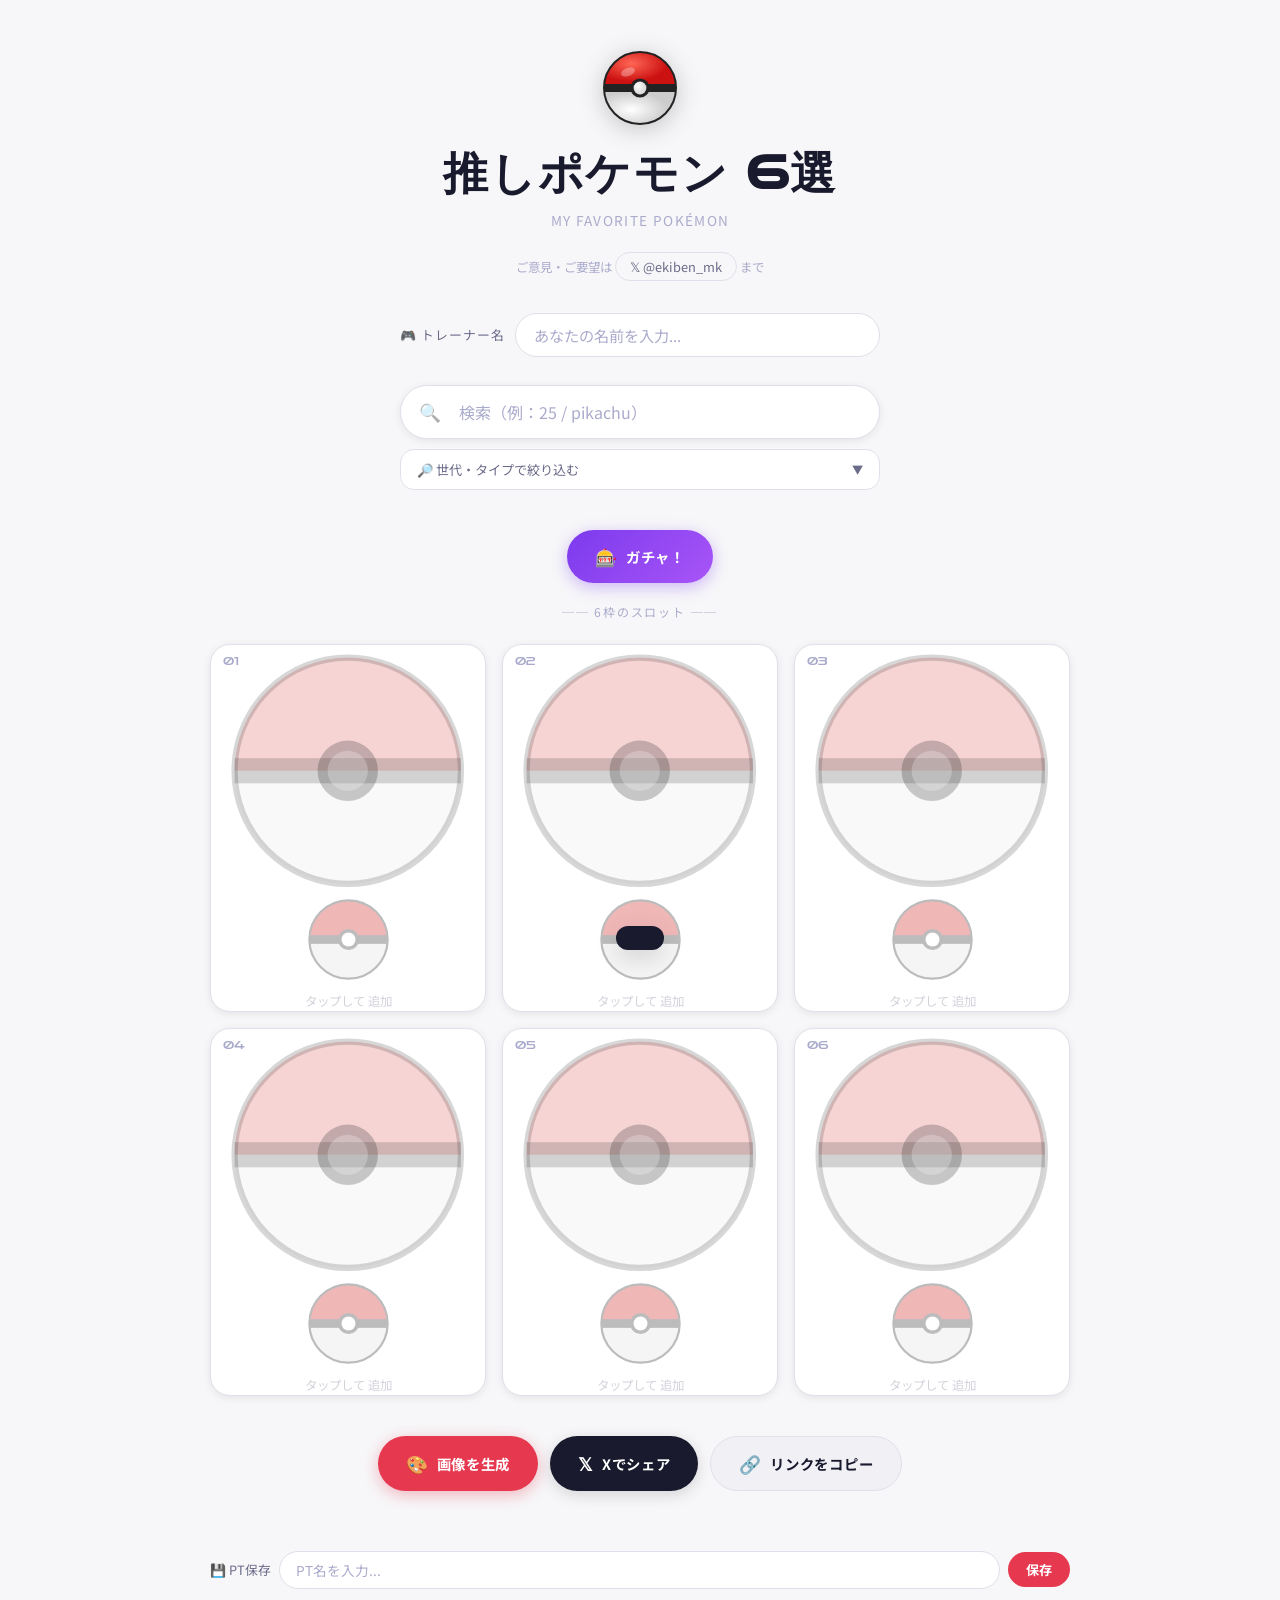
<file: index.html>
<!DOCTYPE html>
<html lang="ja">
<head>
<meta charset="UTF-8">
<meta name="viewport" content="width=device-width, initial-scale=1.0">
<title>推しポケモン6選</title>
<link href="https://fonts.googleapis.com/css2?family=Zen+Dots&family=Noto+Sans+JP:wght@400;700;900&display=swap" rel="stylesheet">
<style>
  :root {
    --bg: #f7f7f9;
    --surface: #ffffff;
    --surface2: #f0f0f5;
    --border: #e0e0ea;
    --border-accent: #c8c8e0;
    --text: #1a1a2e;
    --text-sub: #6b6b8a;
    --text-muted: #aaaacc;
    --accent: #e63950;
    --accent2: #c42d40;
    --gold: #f0a000;
    --shadow: rgba(0,0,0,0.08);
    --shadow-md: rgba(0,0,0,0.14);
  }

  * { margin: 0; padding: 0; box-sizing: border-box; }

  body {
    background: var(--bg);
    color: var(--text);
    font-family: 'Noto Sans JP', sans-serif;
    min-height: 100vh;
    overflow-x: hidden;
  }

  /* ── HEADER ── */
  header {
    text-align: center;
    padding: 48px 24px 32px;
    position: relative;
  }

  .header-ball {
    width: 80px; height: 80px;
    margin: 0 auto 20px;
    position: relative;
    animation: float 3s ease-in-out infinite;
  }

  @keyframes float {
    0%,100% { transform: translateY(0px); }
    50% { transform: translateY(-10px); }
  }

  .ball-svg { width: 100%; height: 100%; filter: drop-shadow(0 4px 12px rgba(0,0,0,0.2)); }

  h1 {
    font-family: 'Zen Dots', cursive;
    font-size: clamp(1.6rem, 5vw, 2.8rem);
    letter-spacing: 0.04em;
    color: var(--text);
    line-height: 1.2;
  }

  .subtitle {
    margin-top: 8px;
    font-size: 0.85rem;
    color: var(--text-muted);
    letter-spacing: 0.1em;
  }

  .author-link {
    display: inline-block;
    margin-top: 10px;
    font-size: 0.8rem;
    color: var(--text-sub);
    text-decoration: none;
    border: 1px solid var(--border);
    border-radius: 50px;
    padding: 4px 14px;
    transition: all 0.18s;
  }
  .author-link:hover {
    border-color: var(--text);
    color: var(--text);
    background: var(--surface2);
  }

  .author-msg {
    margin-top: 12px;
    font-size: 0.78rem;
    color: var(--text-muted);
  }

  /* ── PT MANAGER ── */
  .pt-section {
    max-width: 900px;
    margin: 0 auto 28px;
    padding: 0 20px;
  }
  .pt-bar {
    display: flex;
    align-items: center;
    gap: 8px;
    flex-wrap: wrap;
  }
  .pt-label {
    font-size: 0.8rem;
    color: var(--text-sub);
    white-space: nowrap;
    flex-shrink: 0;
  }
  .pt-name-input {
    flex: 1;
    min-width: 120px;
    background: var(--surface);
    border: 1.5px solid var(--border);
    border-radius: 50px;
    padding: 8px 16px;
    color: var(--text);
    font-family: 'Noto Sans JP', sans-serif;
    font-size: 0.85rem;
    outline: none;
    transition: border-color 0.2s;
    caret-color: var(--accent);
  }
  .pt-name-input:focus { border-color: var(--accent); }
  .pt-name-input::placeholder { color: var(--text-muted); }
  .pt-save-btn {
    padding: 8px 18px;
    border-radius: 50px;
    border: none;
    background: var(--accent);
    color: #fff;
    font-size: 0.82rem;
    font-weight: 700;
    font-family: 'Noto Sans JP', sans-serif;
    cursor: pointer;
    white-space: nowrap;
    transition: all 0.18s;
    flex-shrink: 0;
  }
  .pt-save-btn:hover { background: var(--accent2); }
  .pt-list {
    display: flex;
    flex-wrap: wrap;
    gap: 8px;
    margin-top: 12px;
  }
  .pt-chip {
    display: flex;
    align-items: center;
    gap: 6px;
    background: var(--surface);
    border: 1.5px solid var(--border);
    border-radius: 50px;
    padding: 5px 6px 5px 14px;
    font-size: 0.78rem;
    color: var(--text);
    cursor: pointer;
    transition: all 0.15s;
  }
  .pt-chip:hover { border-color: var(--accent); color: var(--accent); }
  .pt-chip-name { max-width: 120px; overflow: hidden; text-overflow: ellipsis; white-space: nowrap; }
  .pt-chip-del {
    width: 18px; height: 18px;
    border-radius: 50%;
    border: none;
    background: rgba(0,0,0,0.08);
    color: var(--text-muted);
    font-size: 0.65rem;
    cursor: pointer;
    display: flex; align-items: center; justify-content: center;
    flex-shrink: 0;
    transition: all 0.15s;
  }
  .pt-chip-del:hover { background: var(--accent); color: #fff; }

  /* ── SEARCH ── */
  .search-section {
    max-width: 520px;
    margin: 0 auto 40px;
    padding: 0 20px;
  }

  .search-wrapper {
    position: relative;
    display: flex;
    align-items: center;
    background: var(--surface);
    border: 1.5px solid var(--border);
    border-radius: 50px;
    overflow: hidden;
    box-shadow: 0 2px 8px var(--shadow);
    transition: box-shadow 0.2s, border-color 0.2s;
  }

  .search-wrapper:focus-within {
    border-color: var(--accent);
    box-shadow: 0 0 0 3px rgba(230,57,80,0.1);
  }

  .search-icon {
    padding: 0 14px 0 18px;
    font-size: 1.1rem;
    opacity: 0.5;
    flex-shrink: 0;
  }

  #searchInput {
    flex: 1;
    background: transparent;
    border: none;
    outline: none;
    padding: 14px 4px;
    color: var(--text);
    font-family: 'Noto Sans JP', sans-serif;
    font-size: 1rem;
    caret-color: var(--accent);
  }

  #searchInput::placeholder { color: var(--text-muted); }

  .clear-btn {
    padding: 0 18px;
    background: none;
    border: none;
    color: var(--text-muted);
    cursor: pointer;
    font-size: 1.1rem;
    transition: color 0.2s;
    flex-shrink: 0;
  }
  .clear-btn:hover { color: var(--accent); }

  .search-results {
    position: absolute;
    top: calc(100% + 8px);
    left: 0; right: 0;
    background: var(--surface);
    border: 1px solid var(--border);
    border-radius: 16px;
    overflow: hidden;
    z-index: 100;
    box-shadow: 0 8px 32px var(--shadow-md);
    display: none;
  }

  .search-result-item {
    display: flex;
    align-items: center;
    gap: 12px;
    padding: 10px 16px;
    cursor: pointer;
    transition: background 0.15s;
    border-bottom: 1px solid var(--border);
  }

  .search-result-item:last-child { border-bottom: none; }
  .search-result-item:hover { background: var(--surface2); }

  .result-sprite {
    width: 40px; height: 40px;
    image-rendering: pixelated;
  }

  .result-name { font-size: 0.95rem; font-weight: 700; color: var(--text); }
  .result-id { font-size: 0.75rem; color: var(--text-muted); margin-left: auto; }

  /* ── SLOTS GRID ── */
  .slots-section {
    max-width: 900px;
    margin: 0 auto;
    padding: 0 20px 40px;
  }

  .slots-label {
    text-align: center;
    font-size: 0.75rem;
    letter-spacing: 0.15em;
    color: var(--text-muted);
    margin-bottom: 24px;
    text-transform: uppercase;
  }

  .slots-grid {
    display: grid;
    grid-template-columns: repeat(3, 1fr);
    gap: 16px;
  }

  @media (max-width: 600px) {
    .slots-grid { grid-template-columns: repeat(2, 1fr); gap: 12px; }
  }

  /* ── POKEMON CARD ── */
  .pokemon-slot {
    aspect-ratio: 3/4;
    border-radius: 20px;
    border: 1.5px solid var(--border);
    background: var(--surface);
    position: relative;
    overflow: hidden;
    cursor: pointer;
    transition: transform 0.2s, border-color 0.2s, box-shadow 0.2s;
    display: flex;
    flex-direction: column;
    align-items: center;
    justify-content: center;
    box-shadow: 0 2px 8px var(--shadow);
  }

  .pokemon-slot:hover {
    transform: translateY(-4px) scale(1.02);
    border-color: var(--accent);
    box-shadow: 0 8px 24px rgba(230,57,80,0.15);
  }

  .pokemon-slot.filled {
    border-color: var(--border-accent);
    background: var(--surface);
  }

  .pokemon-slot.filled:hover {
    border-color: var(--accent);
    box-shadow: 0 8px 28px rgba(230,57,80,0.18);
  }

  /* Ball decoration inside card */
  .slot-ball-deco {
    position: absolute;
    bottom: -30px; right: -30px;
    width: 100px; height: 100px;
    opacity: 0.04;
  }

  /* Slot number badge */
  .slot-number {
    position: absolute;
    top: 10px; left: 12px;
    font-family: 'Zen Dots', cursive;
    font-size: 0.7rem;
    color: var(--text-muted);
  }

  /* Remove button */
  .remove-btn {
    position: absolute;
    top: 8px; right: 8px;
    width: 22px; height: 22px;
    border-radius: 50%;
    background: rgba(230,57,80,0.1);
    border: 1px solid rgba(230,57,80,0.3);
    color: var(--accent);
    font-size: 0.75rem;
    cursor: pointer;
    display: flex; align-items: center; justify-content: center;
    opacity: 0;
    transition: opacity 0.2s, background 0.2s;
    z-index: 5;
  }

  .pokemon-slot.filled:hover .remove-btn { opacity: 1; }
  .remove-btn:hover { background: rgba(230,57,80,0.2); }

  /* Empty state */
  .slot-empty {
    display: flex;
    flex-direction: column;
    align-items: center;
    gap: 10px;
    opacity: 0.3;
    pointer-events: none;
  }

  .slot-empty-ball { width: 48px; height: 48px; }

  .slot-empty-text {
    font-size: 0.78rem;
    color: var(--text-sub);
    text-align: center;
    line-height: 1.4;
  }

  /* Filled card content */
  .slot-content {
    display: flex;
    flex-direction: column;
    align-items: center;
    padding: 16px 8px 12px;
    width: 100%;
    height: 100%;
    justify-content: center;
  }

  .slot-rank {
    font-family: 'Zen Dots', cursive;
    font-size: 0.65rem;
    color: var(--text-muted);
    letter-spacing: 0.1em;
    margin-bottom: 4px;
  }

  .slot-sprite {
    width: 80px; height: 80px;
    image-rendering: pixelated;
    filter: drop-shadow(0 4px 8px var(--shadow-md));
    animation: bob 2.5s ease-in-out infinite;
  }

  @keyframes bob {
    0%,100% { transform: translateY(0); }
    50% { transform: translateY(-6px); }
  }

  .slot-name-jp {
    font-size: 0.95rem;
    font-weight: 900;
    margin-top: 8px;
    color: var(--text);
    letter-spacing: 0.05em;
  }

  .slot-name-en {
    font-size: 0.65rem;
    color: var(--text-muted);
    margin-top: 2px;
    font-family: 'Zen Dots', cursive;
    letter-spacing: 0.08em;
  }

  .slot-types {
    display: flex;
    gap: 4px;
    margin-top: 8px;
  }

  .type-badge {
    font-size: 0.6rem;
    padding: 2px 8px;
    border-radius: 20px;
    font-weight: 700;
    letter-spacing: 0.05em;
    text-transform: uppercase;
  }

  .comment-area {
    width: calc(100% - 16px);
    margin-top: 8px;
    font-size: 0.7rem;
    color: var(--text-sub);
    text-align: center;
    background: transparent;
    border: none;
    border-top: 1px solid var(--border);
    padding-top: 8px;
    resize: none;
    outline: none;
    font-family: 'Noto Sans JP', sans-serif;
    line-height: 1.5;
    max-height: 48px;
    overflow: hidden;
    cursor: text;
  }

  .comment-area::placeholder { color: var(--text-muted); }

  /* ── FORM SWITCHER ── */
  .form-switcher {
    display: flex;
    flex-wrap: wrap;
    gap: 4px;
    justify-content: center;
    margin-top: 6px;
    padding: 0 6px;
  }
  .form-btn {
    font-size: 0.55rem;
    padding: 2px 7px;
    border-radius: 20px;
    border: 1px solid var(--border-accent);
    background: transparent;
    color: var(--text-sub);
    cursor: pointer;
    font-family: 'Noto Sans JP', sans-serif;
    transition: all 0.15s;
    white-space: nowrap;
    line-height: 1.6;
  }
  .form-btn:hover { border-color: var(--accent); color: var(--accent); }
  .form-btn.active { background: var(--accent); border-color: var(--accent); color: #fff; }

  /* ── FORM SWITCHER ── */
  .form-switcher {
    display: flex;
    flex-wrap: wrap;
    gap: 4px;
    justify-content: center;
    margin-top: 6px;
    padding: 0 8px;
  }
  .form-btn {
    font-size: 0.58rem;
    padding: 2px 8px;
    border-radius: 20px;
    border: 1px solid var(--border-accent);
    background: transparent;
    color: var(--text-sub);
    cursor: pointer;
    font-family: 'Noto Sans JP', sans-serif;
    transition: all 0.15s;
    white-space: nowrap;
  }
  .form-btn:hover { border-color: var(--accent); color: var(--accent); }
  .form-btn.active {
    background: var(--accent);
    border-color: var(--accent);
    color: #fff;
  }

  /* ── ACTION BUTTONS ── */
  .actions {
    max-width: 900px;
    margin: 0 auto 60px;
    padding: 0 20px;
    display: flex;
    gap: 12px;
    justify-content: center;
    flex-wrap: wrap;
  }

  .btn {
    display: flex;
    align-items: center;
    gap: 8px;
    padding: 14px 28px;
    border-radius: 50px;
    font-family: 'Noto Sans JP', sans-serif;
    font-weight: 700;
    font-size: 0.9rem;
    cursor: pointer;
    transition: all 0.2s;
    border: none;
    letter-spacing: 0.05em;
  }

  .btn-generate {
    background: var(--accent);
    color: #fff;
    box-shadow: 0 4px 16px rgba(230,57,80,0.35);
  }

  .btn-generate:hover {
    background: var(--accent2);
    transform: translateY(-2px);
    box-shadow: 0 8px 24px rgba(230,57,80,0.45);
  }

  .btn-generate:active { transform: translateY(0); }

  .btn-gacha {
    background: linear-gradient(135deg, #7c3aed, #a855f7);
    color: #fff;
    box-shadow: 0 4px 16px rgba(124,58,237,0.35);
  }
  .btn-gacha:hover {
    background: linear-gradient(135deg, #6d28d9, #9333ea);
    transform: translateY(-2px);
    box-shadow: 0 8px 24px rgba(124,58,237,0.45);
  }
  .btn-gacha:active { transform: translateY(0); }
  .btn-gacha:disabled { opacity: 0.6; cursor: not-allowed; transform: none; }

  .btn-share {
    background: #1a1a2e;
    color: #fff;
    box-shadow: 0 4px 16px var(--shadow-md);
  }

  .btn-share:hover {
    background: #2a2a3e;
    transform: translateY(-2px);
    box-shadow: 0 8px 24px var(--shadow-md);
  }

  .btn-icon { font-size: 1.1rem; }

  /* ── CANVAS PREVIEW MODAL ── */
  .modal-overlay {
    position: fixed;
    inset: 0;
    background: rgba(0,0,0,0.5);
    backdrop-filter: blur(8px);
    z-index: 200;
    display: flex;
    align-items: center;
    justify-content: center;
    padding: 20px;
    opacity: 0;
    pointer-events: none;
    transition: opacity 0.3s;
  }

  .modal-overlay.active {
    opacity: 1;
    pointer-events: all;
  }

  .modal-box {
    background: var(--surface);
    border: 1px solid var(--border);
    border-radius: 24px;
    padding: 28px;
    max-width: 540px;
    width: 100%;
    box-shadow: 0 24px 60px var(--shadow-md);
    transform: translateY(20px);
    transition: transform 0.3s;
  }

  .modal-overlay.active .modal-box { transform: translateY(0); }

  .modal-title {
    font-family: 'Zen Dots', cursive;
    font-size: 1rem;
    color: var(--text);
    margin-bottom: 16px;
    text-align: center;
  }

  #previewCanvas {
    width: 100%;
    border-radius: 12px;
    display: block;
    border: 1px solid var(--border);
  }

  .modal-actions {
    display: flex;
    gap: 10px;
    margin-top: 16px;
    justify-content: center;
  }

  .btn-download {
    background: var(--accent);
    color: #fff;
    padding: 11px 24px;
    border-radius: 50px;
    border: none;
    font-weight: 700;
    font-size: 0.85rem;
    cursor: pointer;
    transition: all 0.2s;
    font-family: 'Noto Sans JP', sans-serif;
  }

  .btn-download:hover { transform: translateY(-2px); box-shadow: 0 6px 16px rgba(230,57,80,0.35); }

  .btn-close-modal {
    background: transparent;
    color: var(--text-sub);
    padding: 11px 24px;
    border-radius: 50px;
    border: 1px solid var(--border);
    font-size: 0.85rem;
    cursor: pointer;
    transition: all 0.2s;
    font-family: 'Noto Sans JP', sans-serif;
  }

  .btn-close-modal:hover { border-color: var(--border-accent); color: var(--text); }

  /* Type colors */
  .type-normal { background: #a8a878; color: #fff; }
  .type-fire { background: #f08030; color: #fff; }
  .type-water { background: #6890f0; color: #fff; }
  .type-electric { background: #f8d030; color: #333; }
  .type-grass { background: #78c850; color: #fff; }
  .type-ice { background: #98d8d8; color: #333; }
  .type-fighting { background: #c03028; color: #fff; }
  .type-poison { background: #a040a0; color: #fff; }
  .type-ground { background: #e0c068; color: #333; }
  .type-flying { background: #a890f0; color: #fff; }
  .type-psychic { background: #f85888; color: #fff; }
  .type-bug { background: #a8b820; color: #fff; }
  .type-rock { background: #b8a038; color: #fff; }
  .type-ghost { background: #705898; color: #fff; }
  .type-dragon { background: #7038f8; color: #fff; }
  .type-dark { background: #705848; color: #fff; }
  .type-steel { background: #b8b8d0; color: #333; }
  .type-fairy { background: #ee99ac; color: #fff; }

  /* Loading spinner */
  .loading-spinner {
    display: inline-block;
    width: 16px; height: 16px;
    border: 2px solid rgba(255,255,255,0.3);
    border-top-color: #fff;
    border-radius: 50%;
    animation: spin 0.7s linear infinite;
    vertical-align: middle;
  }
  @keyframes spin { to { transform: rotate(360deg); } }

  /* Toast */
  .toast {
    position: fixed;
    bottom: 30px;
    left: 50%;
    transform: translateX(-50%) translateY(80px);
    background: var(--text);
    color: #fff;
    padding: 12px 24px;
    border-radius: 50px;
    font-size: 0.85rem;
    transition: transform 0.3s;
    z-index: 999;
    white-space: nowrap;
    box-shadow: 0 8px 24px var(--shadow-md);
  }
  .toast.show { transform: translateX(-50%) translateY(0); }

  /* ── TRAINER NAME ── */
  .trainer-section {
    max-width: 520px;
    margin: 0 auto 28px;
    padding: 0 20px;
    display: flex;
    align-items: center;
    gap: 10px;
  }
  .trainer-label {
    font-size: 0.8rem;
    color: var(--text-sub);
    white-space: nowrap;
    letter-spacing: 0.08em;
  }
  .trainer-input {
    flex: 1;
    background: var(--surface);
    border: 1.5px solid var(--border);
    border-radius: 50px;
    padding: 10px 18px;
    color: var(--text);
    font-family: 'Noto Sans JP', sans-serif;
    font-size: 0.95rem;
    outline: none;
    transition: border-color 0.2s, box-shadow 0.2s;
    caret-color: var(--accent);
  }
  .trainer-input:focus {
    border-color: var(--accent);
    box-shadow: 0 0 0 3px rgba(230,57,80,0.1);
  }
  .trainer-input::placeholder { color: var(--text-muted); }

  /* ── TYPE CHART ── */
  .type-chart-section {
    max-width: 900px;
    margin: 0 auto 32px;
    padding: 0 20px;
  }
  .type-chart-box {
    background: var(--surface);
    border: 1px solid var(--border);
    border-radius: 20px;
    padding: 20px 24px;
    box-shadow: 0 2px 8px var(--shadow);
  }
  .type-chart-title {
    font-size: 0.75rem;
    letter-spacing: 0.12em;
    color: var(--text-muted);
    text-transform: uppercase;
    text-align: center;
    margin-bottom: 14px;
  }
  .type-chart-rows {
    display: flex;
    flex-direction: column;
    gap: 8px;
  }
  .type-chart-row {
    display: flex;
    align-items: center;
    gap: 10px;
  }
  .type-chart-row-label {
    font-size: 0.7rem;
    color: var(--text-sub);
    width: 48px;
    flex-shrink: 0;
    text-align: right;
  }
  .type-chart-tags {
    display: flex;
    flex-wrap: wrap;
    gap: 5px;
  }
  .type-chart-empty {
    font-size: 0.75rem;
    color: var(--text-muted);
    text-align: center;
    padding: 8px 0;
  }

  /* ── GENERATION BROWSER ── */
  .gen-filter {
    display: flex;
    gap: 6px;
    flex-wrap: wrap;
    margin-top: 10px;
  }
  .gen-btn {
    padding: 5px 12px;
    border-radius: 50px;
    border: 1.5px solid var(--border);
    background: transparent;
    color: var(--text-sub);
    font-size: 0.75rem;
    font-family: 'Noto Sans JP', sans-serif;
    cursor: pointer;
    transition: all 0.15s;
    white-space: nowrap;
  }
  .gen-btn:hover { border-color: var(--accent); color: var(--accent); }
  .gen-btn.active { background: var(--accent); border-color: var(--accent); color: #fff; }

  .gen-grid-panel {
    margin-top: 10px;
    background: var(--surface);
    border: 1px solid var(--border);
    border-radius: 16px;
    padding: 12px;
    max-height: 320px;
    overflow-y: auto;
  }
  .gen-grid {
    display: grid;
    grid-template-columns: repeat(auto-fill, minmax(70px, 1fr));
    gap: 4px;
  }
  .gen-item {
    display: flex;
    flex-direction: column;
    align-items: center;
    padding: 6px 4px;
    border-radius: 10px;
    cursor: pointer;
    transition: background 0.15s;
    border: 1px solid transparent;
  }
  .gen-item:hover { background: var(--surface2); border-color: var(--border); }
  .gen-item img {
    width: 48px; height: 48px;
    image-rendering: pixelated;
  }
  .gen-item-name {
    font-size: 0.6rem;
    color: var(--text);
    text-align: center;
    line-height: 1.3;
    margin-top: 2px;
    word-break: break-all;
  }
  .gen-loading {
    text-align: center;
    color: var(--text-muted);
    font-size: 0.8rem;
    padding: 20px 0;
  }

  /* ── ACCORDION ── */
  .accordion {
    max-width: 520px;
    margin: 0 auto 16px;
    padding: 0 20px;
  }
  .accordion-header {
    display: flex;
    align-items: center;
    justify-content: space-between;
    padding: 10px 16px;
    background: var(--surface);
    border: 1.5px solid var(--border);
    border-radius: 50px;
    cursor: pointer;
    font-size: 0.82rem;
    color: var(--text-sub);
    user-select: none;
    transition: border-color 0.18s, color 0.18s;
  }
  .accordion-header:hover { border-color: var(--border-accent); color: var(--text); }
  .accordion-header.open { border-color: var(--accent); color: var(--text); border-radius: 14px 14px 0 0; }
  .accordion-arrow {
    font-size: 0.7rem;
    transition: transform 0.2s;
  }
  .accordion-header.open .accordion-arrow { transform: rotate(180deg); }
  .accordion-body {
    display: none;
    background: var(--surface);
    border: 1.5px solid var(--accent);
    border-top: none;
    border-radius: 0 0 14px 14px;
    padding: 14px 16px;
  }
  .accordion-body.open { display: block; }
  .type-filter {
    display: flex;
    gap: 5px;
    flex-wrap: wrap;
    margin-top: 8px;
  }
  .type-filter-btn {
    font-size: 0.65rem;
    padding: 3px 9px;
    border-radius: 20px;
    border: 1px solid transparent;
    cursor: pointer;
    font-family: 'Noto Sans JP', sans-serif;
    font-weight: 700;
    transition: all 0.15s;
    opacity: 0.55;
  }
  .type-filter-btn:hover { opacity: 0.85; }
  .type-filter-btn.active { opacity: 1; box-shadow: 0 0 0 2px var(--accent); }

  /* ── DRAG & DROP ── */
  .pokemon-slot.drag-over {
    border-color: var(--accent) !important;
    box-shadow: 0 0 0 3px rgba(230,57,80,0.2) !important;
    transform: scale(1.03);
  }
  .pokemon-slot.dragging { opacity: 0.4; }

  /* ── IMAGE SIZE SELECTOR ── */
  .size-selector {
    display: flex;
    gap: 8px;
    justify-content: center;
    margin-bottom: 12px;
  }
  .size-btn {
    padding: 5px 14px;
    border-radius: 50px;
    border: 1.5px solid var(--border);
    background: transparent;
    color: var(--text-sub);
    font-size: 0.75rem;
    font-family: 'Noto Sans JP', sans-serif;
    cursor: pointer;
    transition: all 0.15s;
  }
  .size-btn:hover { border-color: var(--accent); color: var(--accent); }
  .size-btn.active { background: var(--accent); border-color: var(--accent); color: #fff; }

  /* ── CRY BUTTON ── */
  .cry-btn {
    position: absolute;
    bottom: 8px; right: 8px;
    width: 22px; height: 22px;
    border-radius: 50%;
    background: rgba(230,57,80,0.1);
    border: 1px solid rgba(230,57,80,0.25);
    color: var(--accent);
    font-size: 0.7rem;
    cursor: pointer;
    display: flex; align-items: center; justify-content: center;
    opacity: 0;
    transition: opacity 0.2s, background 0.2s;
    z-index: 5;
  }
  .pokemon-slot.filled:hover .cry-btn { opacity: 1; }
  .cry-btn:hover { background: rgba(230,57,80,0.2); }
</style>
</head>
<body>

<!-- Header -->
<header>
  <div class="header-ball">
    <svg class="ball-svg" viewBox="0 0 100 100" xmlns="http://www.w3.org/2000/svg">
      <defs>
        <radialGradient id="topRed" cx="38%" cy="32%">
          <stop offset="0%" stop-color="#ff6655"/>
          <stop offset="100%" stop-color="#cc1111"/>
        </radialGradient>
        <radialGradient id="btmWhite" cx="38%" cy="60%">
          <stop offset="0%" stop-color="#ffffff"/>
          <stop offset="100%" stop-color="#cccccc"/>
        </radialGradient>
        <radialGradient id="btnGrad" cx="35%" cy="35%">
          <stop offset="0%" stop-color="#ffffff"/>
          <stop offset="100%" stop-color="#dddddd"/>
        </radialGradient>
      </defs>
      <!-- Top half: red -->
      <path d="M5,50 A45,45 0 0,1 95,50 Z" fill="url(#topRed)"/>
      <!-- Bottom half: white -->
      <path d="M5,50 A45,45 0 0,0 95,50 Z" fill="url(#btmWhite)"/>
      <!-- Black divider band -->
      <rect x="5" y="45" width="90" height="10" fill="#222"/>
      <!-- Outline -->
      <circle cx="50" cy="50" r="45" fill="none" stroke="#222" stroke-width="2.5"/>
      <!-- Center button ring (black) -->
      <circle cx="50" cy="50" r="12" fill="#222"/>
      <!-- Center button (white) -->
      <circle cx="50" cy="50" r="8" fill="url(#btnGrad)"/>
      <!-- Shine -->
      <ellipse cx="35" cy="30" rx="9" ry="5" fill="rgba(255,255,255,0.3)" transform="rotate(-20,35,30)"/>
    </svg>
  </div>
  <h1>推しポケモン 6選</h1>
  <p class="subtitle">MY FAVORITE POKÉMON</p>
  <p class="author-msg">ご意見・ご要望は <a class="author-link" href="https://x.com/ekiben_mk" target="_blank" rel="noopener">𝕏 @ekiben_mk</a> まで</p>
</header>

<!-- PT Manager (折りたたみ) -->

<!-- Trainer Name -->
<div class="trainer-section">
  <span class="trainer-label">🎮 トレーナー名</span>
  <input type="text" class="trainer-input" id="trainerInput" placeholder="あなたの名前を入力..." maxlength="12" />
</div>

<!-- Search -->
<div class="search-section">
  <div style="position:relative">
    <div class="search-wrapper">
      <span class="search-icon">🔍</span>
      <input type="text" id="searchInput" placeholder="ポケモン名で検索（例：ピカチュウ、ゲンガー）" autocomplete="off" />
      <button class="clear-btn" id="clearBtn" style="display:none">✕</button>
    </div>
    <div class="search-results" id="searchResults"></div>
  </div>

  <!-- 世代・タイプフィルター (折りたたみ) -->
  <div style="margin-top:10px">
    <div class="accordion-header" id="filterAccordionHeader" style="border-radius:14px">
      <span>🔎 世代・タイプで絞り込む</span>
      <span class="accordion-arrow">▼</span>
    </div>
    <div class="accordion-body" id="filterAccordionBody" style="border-radius:0 0 14px 14px">
      <div class="gen-filter" id="genFilter">
        <button class="gen-btn" data-gen="1">第1世代</button>
        <button class="gen-btn" data-gen="2">第2世代</button>
        <button class="gen-btn" data-gen="3">第3世代</button>
        <button class="gen-btn" data-gen="4">第4世代</button>
        <button class="gen-btn" data-gen="5">第5世代</button>
        <button class="gen-btn" data-gen="6">第6世代</button>
        <button class="gen-btn" data-gen="7">第7世代</button>
        <button class="gen-btn" data-gen="8">第8世代</button>
        <button class="gen-btn" data-gen="9">第9世代</button>
      </div>
      <div class="type-filter" id="typeFilter" style="margin-top:10px"></div>
      <div class="gen-grid-panel" id="genGridPanel" style="display:none;margin-top:10px">
        <div class="gen-grid" id="genGrid"></div>
      </div>
    </div>
  </div>
</div>

<!-- Gacha -->
<div style="display:flex;justify-content:center;margin:0 auto 20px">
  <button class="btn btn-gacha" id="gachaBtn">
    <span class="btn-icon">🎰</span> ガチャ！
  </button>
</div>

<!-- Slots -->
<div class="slots-section">
  <p class="slots-label">── 6枠のスロット ──</p>
  <div class="slots-grid" id="slotsGrid"></div>
</div>

<!-- Type Chart -->
<div class="type-chart-section" id="typeChartSection" style="display:none">
  <div class="type-chart-box">
    <p class="type-chart-title">── パーティのタイプ相性 ──</p>
    <div class="type-chart-rows" id="typeChartRows"></div>
  </div>
</div>

<!-- Actions -->
<div class="actions">
  <button class="btn btn-generate" id="generateBtn">
    <span class="btn-icon">🎨</span> 画像を生成
  </button>
  <button class="btn btn-share" id="shareBtn">
    <span class="btn-icon">𝕏</span> Xでシェア
  </button>
</div>

<!-- PT Manager (フッター) -->
<div class="pt-section">
  <div class="pt-bar">
    <span class="pt-label">💾 PT保存</span>
    <input type="text" class="pt-name-input" id="ptNameInput" placeholder="PT名を入力..." maxlength="20" />
    <button class="pt-save-btn" id="ptSaveBtn">保存</button>
  </div>
  <div class="pt-list" id="ptList"></div>
</div>

<!-- Modal -->
<div class="modal-overlay" id="modalOverlay">
  <div class="modal-box">
    <p class="modal-title">✦ 推しポケモン6選 ✦</p>
    <div class="size-selector" id="themeColorPicker" style="flex-wrap:wrap;gap:6px"></div>
    <canvas id="previewCanvas"></canvas>
    <div class="modal-actions">
      <button class="btn-download" id="downloadBtn">📥 ダウンロード</button>
      <button class="btn-close-modal" id="closeModal">閉じる</button>
    </div>
  </div>
</div>

<div class="toast" id="toast"></div>

<script>
// ─── Pokemon Data (Japanese names) ───────────────────────────────────────────
// Type data cache
const typeCache = {};
const varietiesCache = {}; // speciesId → [{formKey, pokeId, label, isDefault}]

// フォームラベル辞書（サフィックス → 日本語）
const FORM_LABEL_MAP = {
  // リージョンフォーム
  'alola': 'アローラのすがた', 'galar': 'ガラルのすがた',
  'hisui': 'ヒスイのすがた', 'paldea': 'パルデアのすがた',
  // 霊獣・神獣
  'therian': '霊獣フォルム', 'incarnate': 'けしんフォルム',
  // メガ進化
  'mega': 'メガ進化', 'mega-x': 'メガ進化X', 'mega-y': 'メガ進化Y',
  // キョダイマックス
  'gmax': 'キョダイマックス',
  // フォルム違い
  'origin': 'オリジンフォルム', 'original': 'オリジンフォルム',
  'sky': 'スカイフォルム', 'land': 'ランドフォルム',
  'blade': 'ブレードフォルム', 'shield': 'シールドフォルム',
  'attack': 'アタックフォルム', 'defense': 'ディフェンスフォルム', 'speed': 'スピードフォルム',
  'heat': 'ヒートロトム', 'wash': 'ウォッシュロトム', 'frost': 'フロストロトム',
  'fan': 'ファンロトム', 'mow': 'カットロトム',
  'black': 'ブラックフォルム', 'white': 'ホワイトフォルム',
  'zen': 'ダルマモード', 'zen-galar': 'ガラルダルマモード',
  'standard': 'ノーマルフォルム',
  'pirouette': 'ステップフォルム', 'aria': 'ボイスフォルム',
  'resolute': 'かくごのすがた',
  'ordinary': 'ノーマルフォルム', 'therian-forme': '霊獣フォルム',
  'complete': 'パーフェクトフォルム',
  '10': '10%フォルム', '50': '50%フォルム',
  'dusk': 'たそがれのすがた', 'midnight': 'まひるのすがた', 'midday': 'まひるのすがた',
  'school': 'スクールフォルム',
  'solo': 'はぐれのすがた', 'totem': 'ぬしのすがた',
  'disguised': 'へんそうのすがた', 'busted': 'ばけのかわのすがた',
  'hangry': 'はらぺこのすがた', 'full-belly': 'まんぷくのすがた',
  'noice': 'ノイスフォルム', 'ice': 'こおりのすがた',
  'crowned': 'ばつぐんのよろいのすがた',
  'hero': 'ゆうしゃのすがた', 'eternal': 'えいえんのすがた',
  'single-strike': 'いちげきのすがた', 'rapid-strike': 'れんげきのすがた',
  'ice-rider': 'アイスライダー', 'shadow-rider': 'シャドーライダー',
  'low-key': 'ローキーフォルム', 'amped': 'おとぼけフォルム',
  'blue-striped': 'あおすじのすがた', 'red-striped': 'あかすじのすがた',
  'white-striped': 'しろすじのすがた',
  'roaming': 'ほうろうのすがた',
  'blood-moon': 'ブラッドムーンのすがた',
  'wellspring': 'いずみのめんのすがた', 'hearthflame': 'かまどのめんのすがた',
  'cornerstone': 'いしずえのめんのすがた', 'teal-mask': 'もとのすがた',
  'stellar': 'ステラのすがた',
  'family-of-three': 'さんびきのすがた', 'family-of-four': 'よんびきのすがた',
  'two-segment': 'にふしのすがた', 'three-segment': 'みふしのすがた', 'four-segment': 'よふしのすがた',
  'gulping': 'ごくりのすがた', 'gorging': 'むしゃむしゃのすがた',
};

function getFormLabel(formKey) {
  const parts = formKey.split('-');
  // Try progressively shorter suffixes
  for (let i = 1; i < parts.length; i++) {
    const suffix = parts.slice(i).join('-');
    if (FORM_LABEL_MAP[suffix]) return FORM_LABEL_MAP[suffix];
  }
  // Fallback: capitalize suffix
  const suffix = parts.slice(1).join('-');
  return suffix ? `${suffix}のすがた` : '通常のすがた';
}

function getAllForms(varieties) {
  return varieties; // 全フォームを返す
}
const spriteBase = "https://raw.githubusercontent.com/PokeAPI/sprites/master/sprites/pokemon/";

// ─── Full Pokémon list fetched from PokeAPI ───────────────────────────────────
let pokemonList = []; // { id, nameJp, nameEn }
let listReady = false;

async function loadPokemonList() {
  try {
    const res = await fetch('https://pokeapi.co/api/v2/pokemon-species?limit=1025');
    const data = await res.json();
    pokemonList = data.results.map(p => {
      const id = parseInt(p.url.split('/').filter(Boolean).pop());
      return { id, nameEn: p.name, nameJp: null };
    });
    listReady = true;
    document.getElementById('searchInput').placeholder = 'ポケモン名で検索（例：ピカチュウ、ゲンガー）';

    // バックグラウンドで全件の日本語名を先読みキャッシュ（10件ずつ）
    prefetchJpNames();
  } catch(e) {
    document.getElementById('searchInput').placeholder = '検索（例：25 / pikachu）';
  }
}

async function prefetchJpNames() {
  const BATCH = 10;
  for (let i = 0; i < pokemonList.length; i += BATCH) {
    const batch = pokemonList.slice(i, i + BATCH);
    await Promise.all(batch.map(async p => {
      if (!p.nameJp) {
        p.nameJp = await getJpName(p.id, p.nameEn);
      }
    }));
    // 少し間隔を空けてAPI負荷を下げる
    await new Promise(r => setTimeout(r, 50));
  }
}

// Fetch Japanese name on demand and cache it
const jpNameCache = {};
async function getJpName(id, nameEn) {
  if (jpNameCache[id]) return jpNameCache[id];
  try {
    const res = await fetch(`https://pokeapi.co/api/v2/pokemon-species/${id}`);
    const data = await res.json();
    const ja = data.names.find(n => n.language.name === 'ja-Hrkt') || data.names.find(n => n.language.name === 'ja');
    const name = ja ? ja.name : nameEn;
    jpNameCache[id] = name;
    return name;
  } catch(e) {
    return nameEn;
  }
}

// ─── State ────────────────────────────────────────────────────────────────────
let slots = Array(6).fill(null);
let selectedSlot = -1;

// ─── Build slots grid ─────────────────────────────────────────────────────────
function buildGrid() {
  const grid = document.getElementById('slotsGrid');
  grid.innerHTML = '';
  slots.forEach((poke, i) => {
    const div = document.createElement('div');
    div.className = 'pokemon-slot' + (poke ? ' filled' : '');
    div.dataset.slot = i;

    const ballDeco = createBallSVG(0.06);
    ballDeco.className = 'slot-ball-deco';
    div.appendChild(ballDeco);

    const numBadge = document.createElement('div');
    numBadge.className = 'slot-number';
    numBadge.textContent = `0${i+1}`;
    div.appendChild(numBadge);

    if (poke) {
      const rmBtn = document.createElement('button');
      rmBtn.className = 'remove-btn';
      rmBtn.innerHTML = '✕';
      rmBtn.onclick = (e) => { e.stopPropagation(); slots[i] = null; buildGrid(); };
      div.appendChild(rmBtn);

      const content = document.createElement('div');
      content.className = 'slot-content';

      const rank = document.createElement('div');
      rank.className = 'slot-rank';
      rank.textContent = `NO.${String(poke.id).padStart(3,'0')}`;
      content.appendChild(rank);

      const img = document.createElement('img');
      img.className = 'slot-sprite';
      img.src = `${spriteBase}${poke.pokeId || poke.id}.png`;
      img.alt = poke.nameJp;
      content.appendChild(img);

      const nameJp = document.createElement('div');
      nameJp.className = 'slot-name-jp';
      nameJp.textContent = poke.nameJp;
      content.appendChild(nameJp);

      const nameEn = document.createElement('div');
      nameEn.className = 'slot-name-en';
      nameEn.textContent = poke.name.toUpperCase();
      content.appendChild(nameEn);

      if (poke.types) {
        const typesDiv = document.createElement('div');
        typesDiv.className = 'slot-types';
        poke.types.forEach(t => {
          const badge = document.createElement('span');
          badge.className = `type-badge type-${t}`;
          badge.textContent = typeJP(t);
          typesDiv.appendChild(badge);
        });
        content.appendChild(typesDiv);
      }

      const comment = document.createElement('textarea');
      comment.className = 'comment-area';
      comment.placeholder = 'ひとことメモ...';
      comment.value = poke.comment || '';
      comment.rows = 2;
      comment.onclick = (e) => e.stopPropagation();
      comment.oninput = () => { poke.comment = comment.value; };
      content.appendChild(comment);

      // フォーム切り替えボタン（リージョンフォームがある場合のみ）
      if (poke.forms && poke.forms.length > 1) {
        const switcher = document.createElement('div');
        switcher.className = 'form-switcher';
        poke.forms.forEach(form => {
          const btn = document.createElement('button');
          btn.className = 'form-btn' + (form.formKey === poke.activeFormKey ? ' active' : '');
          btn.textContent = form.label;
          btn.onclick = (e) => { e.stopPropagation(); switchForm(i, form); };
          switcher.appendChild(btn);
        });
        content.appendChild(switcher);
      }

      // 鳴き声ボタン
      const cryBtn = document.createElement('button');
      cryBtn.className = 'cry-btn';
      cryBtn.title = '鳴き声を再生';
      cryBtn.innerHTML = '🔊';
      cryBtn.onclick = (e) => { e.stopPropagation(); playCry(poke.id); };
      div.appendChild(cryBtn);

      div.appendChild(content);
    } else {
      const empty = document.createElement('div');
      empty.className = 'slot-empty';
      const ball = createBallSVG(0.4);
      ball.className = 'slot-empty-ball';
      empty.appendChild(ball);
      const txt = document.createElement('div');
      txt.className = 'slot-empty-text';
      txt.textContent = 'タップして\n追加';
      empty.appendChild(txt);
      div.appendChild(empty);
    }

    div.onclick = () => {
      if (!poke) {
        selectedSlot = i;
        document.getElementById('searchInput').focus();
        showToast('検索してポケモンを選んでね！');
      }
    };

    // Drag & Drop
    if (poke) {
      div.draggable = true;
      div.addEventListener('dragstart', e => {
        e.dataTransfer.setData('text/plain', i);
        setTimeout(() => div.classList.add('dragging'), 0);
      });
      div.addEventListener('dragend', () => div.classList.remove('dragging'));
    }
    div.addEventListener('dragover', e => { e.preventDefault(); div.classList.add('drag-over'); });
    div.addEventListener('dragleave', () => div.classList.remove('drag-over'));
    div.addEventListener('drop', e => {
      e.preventDefault();
      div.classList.remove('drag-over');
      const fromIdx = parseInt(e.dataTransfer.getData('text/plain'));
      const toIdx = i;
      if (fromIdx !== toIdx) {
        [slots[fromIdx], slots[toIdx]] = [slots[toIdx], slots[fromIdx]];
        buildGrid();
      }
    });

    grid.appendChild(div);
  });
  renderTypeChart();
}

function typeJP(t) {
  const map = {
    normal:'ノーマル',fire:'ほのお',water:'みず',electric:'でんき',grass:'くさ',
    ice:'こおり',fighting:'かくとう',poison:'どく',ground:'じめん',flying:'ひこう',
    psychic:'エスパー',bug:'むし',rock:'いわ',ghost:'ゴースト',dragon:'ドラゴン',
    dark:'あく',steel:'はがね',fairy:'フェアリー'
  };
  return map[t] || t;
}

// ─── Mini HyperBall SVG ────────────────────────────────────────────────────────
function createBallSVG(opacity = 0.5) {
  const svg = document.createElementNS('http://www.w3.org/2000/svg','svg');
  svg.setAttribute('viewBox','0 0 100 100');
  svg.innerHTML = `
    <path d="M5,50 A45,45 0 0,1 95,50 Z" fill="#cc1111" opacity="${opacity*3}"/>
    <path d="M5,50 A45,45 0 0,0 95,50 Z" fill="#dddddd" opacity="${opacity*3}"/>
    <rect x="5" y="45" width="90" height="10" fill="#222" opacity="${opacity*3}"/>
    <circle cx="50" cy="50" r="45" fill="none" stroke="#222" stroke-width="2.5" opacity="${opacity*3}"/>
    <circle cx="50" cy="50" r="12" fill="#222" opacity="${opacity*4}"/>
    <circle cx="50" cy="50" r="8" fill="#fff" opacity="${opacity*4}"/>
  `;
  return svg;
}

// ─── Themes ───────────────────────────────────────────────────────────────────
let currentTheme = 'light';

// ─── Trainer Name ─────────────────────────────────────────────────────────────
let trainerName = '';
document.getElementById('trainerInput').addEventListener('input', e => {
  trainerName = e.target.value;
});

// ─── Type Chart ───────────────────────────────────────────────────────────────
// Full type effectiveness table (attacker → defender multipliers)
const TYPE_CHART = {
  normal:   {rock:0.5,ghost:0,steel:0.5},
  fire:     {fire:0.5,water:0.5,grass:2,ice:2,bug:2,rock:0.5,dragon:0.5,steel:2},
  water:    {fire:2,water:0.5,grass:0.5,ground:2,rock:2,dragon:0.5},
  electric: {water:2,electric:0.5,grass:0.5,ground:0,flying:2,dragon:0.5},
  grass:    {fire:0.5,water:2,grass:0.5,poison:0.5,ground:2,flying:0.5,bug:0.5,rock:2,dragon:0.5,steel:0.5},
  ice:      {fire:0.5,water:0.5,grass:2,ice:0.5,ground:2,flying:2,dragon:2,steel:0.5},
  fighting: {normal:2,ice:2,poison:0.5,flying:0.5,psychic:0.5,bug:0.5,rock:2,ghost:0,dark:2,steel:2,fairy:0.5},
  poison:   {grass:2,poison:0.5,ground:0.5,rock:0.5,ghost:0.5,steel:0,fairy:2},
  ground:   {fire:2,electric:2,grass:0.5,poison:2,flying:0,bug:0.5,rock:2,steel:2},
  flying:   {electric:0.5,grass:2,fighting:2,bug:2,rock:0.5,steel:0.5},
  psychic:  {fighting:2,poison:2,psychic:0.5,dark:0,steel:0.5},
  bug:      {fire:0.5,grass:2,fighting:0.5,flying:0.5,psychic:2,ghost:0.5,dark:2,steel:0.5,fairy:0.5},
  rock:     {fire:2,ice:2,fighting:0.5,ground:0.5,flying:2,bug:2,steel:0.5},
  ghost:    {normal:0,psychic:2,ghost:2,dark:0.5},
  dragon:   {dragon:2,steel:0.5,fairy:0},
  dark:     {fighting:0.5,psychic:2,ghost:2,dark:0.5,fairy:0.5},
  steel:    {fire:0.5,water:0.5,electric:0.5,ice:2,rock:2,steel:0.5,fairy:2},
  fairy:    {fire:0.5,fighting:2,poison:0.5,dragon:2,dark:2,steel:0.5}
};

function calcPartyTypeChart() {
  const filled = slots.filter(s => s && s.types && s.types.length);
  if (!filled.length) return null;

  const allTypes = Object.keys(TYPE_CHART);

  // For each attacker type, calc total multiplier across all filled pokemon
  // We want: per-attacker, the SUM of each mon's multiplier (for party aggregate)
  // Actually show: for each attacking type, list each mon's multiplier
  // Aggregate: 4x = any mon with ×4, 2x = any mon with ×2, etc.
  // We show party-wide: for each attacking type, what's the worst case

  const result = {}; // attackType → { x4: [], x2: [], half: [], immune: [] }  (pokemon names)

  allTypes.forEach(attacker => {
    const x4 = [], x2 = [], half = [], immune = [];
    filled.forEach(poke => {
      let mult = 1;
      poke.types.forEach(defType => {
        const row = TYPE_CHART[attacker] || {};
        if (row[defType] !== undefined) mult *= row[defType];
      });
      if (mult === 0)   immune.push(poke.nameJp);
      else if (mult <= 0.5) half.push(poke.nameJp);
      else if (mult === 2)  x2.push(poke.nameJp);
      else if (mult >= 4)   x4.push(poke.nameJp);
    });
    result[attacker] = { x4, x2, half, immune };
  });

  return result;
}

function renderTypeChart() {
  const chart = calcPartyTypeChart();
  const section = document.getElementById('typeChartSection');
  const container = document.getElementById('typeChartRows');

  if (!chart) { section.style.display = 'none'; return; }
  section.style.display = 'block';
  container.innerHTML = '';

  const allTypes = Object.keys(TYPE_CHART);
  const filled = slots.filter(s => s && s.types && s.types.length);
  if (!filled.length) { section.style.display = 'none'; return; }

  // Build table: rows = attack types, cols = ×4 / ×2 / ½ / ✕
  const table = document.createElement('div');
  table.style.cssText = 'width:100%;overflow-x:auto';

  const grid = document.createElement('div');
  grid.style.cssText = 'display:grid;grid-template-columns:80px 1fr 1fr 1fr 1fr;gap:4px;min-width:460px;align-items:center';

  // Header
  ['タイプ','×4 弱点','×2 弱点','½ 半減','✕ 無効'].forEach((h, i) => {
    const cell = document.createElement('div');
    cell.style.cssText = `font-size:0.68rem;color:rgba(240,240,255,${i===0?'0.35':'0.5'});text-align:center;padding:4px 2px;letter-spacing:0.05em;font-weight:700`;
    cell.textContent = h;
    grid.appendChild(cell);
  });

  allTypes.forEach(attacker => {
    const { x4, x2, half, immune } = chart[attacker];
    // Skip if nothing interesting
    if (!x4.length && !x2.length && !half.length && !immune.length) return;

    // Type badge
    const typeBadge = document.createElement('div');
    typeBadge.style.cssText = 'display:flex;justify-content:flex-end;padding-right:6px';
    const badge = document.createElement('span');
    badge.className = `type-badge type-${attacker}`;
    badge.textContent = typeJP(attacker);
    badge.style.fontSize = '0.62rem';
    typeBadge.appendChild(badge);
    grid.appendChild(typeBadge);

    [x4, x2, half, immune].forEach((group, gi) => {
      const cell = document.createElement('div');
      cell.style.cssText = 'text-align:center;padding:2px';
      if (group.length) {
        const colors = ['rgba(220,50,50,0.15)','rgba(220,130,50,0.12)','rgba(80,160,255,0.12)','rgba(160,160,160,0.1)'];
        const textColors = ['#ff6060','#ffaa60','#60b0ff','rgba(240,240,255,0.35)'];
        cell.style.background = colors[gi];
        cell.style.borderRadius = '6px';
        const cnt = document.createElement('div');
        cnt.style.cssText = `font-size:0.7rem;font-weight:700;color:${textColors[gi]}`;
        cnt.textContent = group.length === filled.length ? `全${group.length}匹` : `${group.length}匹`;
        cell.appendChild(cnt);
      } else {
        cell.innerHTML = '<span style="color:rgba(240,240,255,0.15);font-size:0.65rem">—</span>';
      }
      grid.appendChild(cell);
    });
  });

  table.appendChild(grid);
  container.appendChild(table);
}
const searchInput = document.getElementById('searchInput');
const searchResults = document.getElementById('searchResults');
const clearBtn = document.getElementById('clearBtn');

let searchTimer = null;

searchInput.addEventListener('input', () => {
  const q = searchInput.value.trim();
  clearBtn.style.display = q ? 'flex' : 'none';
  if (!q) { searchResults.style.display = 'none'; return; }
  clearTimeout(searchTimer);
  searchTimer = setTimeout(() => doSearch(q), 300);
});

async function doSearch(q) {
  if (!listReady) { showToast('データ読み込み中...'); return; }

  // ID検索
  const isNum = /^\d+$/.test(q);

  // まずキャッシュ済みの日本語名で絞り込み
  let candidates = pokemonList.filter(p => {
    if (isNum) return String(p.id).startsWith(q);
    if (p.nameJp) return p.nameJp.includes(q);
    // 英語名でも部分一致
    return p.nameEn.toLowerCase().includes(q.toLowerCase());
  }).slice(0, 12);

  if (!candidates.length) { searchResults.style.display = 'none'; return; }

  // 日本語名が未取得のものを並列取得（最大8件）
  await Promise.all(
    candidates.slice(0, 8).map(async p => {
      if (!p.nameJp) {
        p.nameJp = await getJpName(p.id, p.nameEn);
      }
    })
  );

  // 日本語名が取得できたら再フィルタ（日本語検索の場合）
  if (!isNum && /[\u3040-\u30ff\u4e00-\u9fff]/.test(q)) {
    candidates = candidates.filter(p => p.nameJp && p.nameJp.includes(q));
  }

  if (!candidates.length) { searchResults.style.display = 'none'; return; }

  searchResults.innerHTML = '';
  candidates.slice(0, 8).forEach(p => {
    const item = document.createElement('div');
    item.className = 'search-result-item';
    item.innerHTML = `
      <img class="result-sprite" src="${spriteBase}${p.id}.png" alt="${p.nameJp || p.nameEn}">
      <span class="result-name">${p.nameJp || p.nameEn}</span>
      <span class="result-id">No.${String(p.id).padStart(3,'0')}</span>
    `;
    item.onclick = () => selectPokemon(p.id, p.nameJp || p.nameEn);
    searchResults.appendChild(item);
  });
  searchResults.style.display = 'block';
}

clearBtn.addEventListener('click', () => {
  searchInput.value = '';
  clearBtn.style.display = 'none';
  searchResults.style.display = 'none';
});

document.addEventListener('click', (e) => {
  if (!e.target.closest('.search-section')) searchResults.style.display = 'none';
});

async function selectPokemon(id, nameJp) {
  searchResults.style.display = 'none';
  searchInput.value = '';
  clearBtn.style.display = 'none';

  let targetSlot = selectedSlot >= 0 ? selectedSlot : slots.findIndex(s => !s);
  selectedSlot = -1;
  if (targetSlot < 0) { showToast('スロットが全て埋まっています！'); return; }

  // Fetch base pokemon data (types + EN name)
  let types = [], name = nameJp;
  try {
    if (!typeCache[id]) {
      const res = await fetch(`https://pokeapi.co/api/v2/pokemon/${id}`);
      const data = await res.json();
      typeCache[id] = { types: data.types.map(t => t.type.name), nameEn: data.name };
    }
    types = typeCache[id].types;
    name = typeCache[id].nameEn;
  } catch(e) {}

  // 日本語名が未取得なら取得する
  const poke = pokemonList.find(p => p.id === id);
  if (poke && !poke.nameJp) {
    poke.nameJp = await getJpName(id, name);
  }
  const resolvedNameJp = (poke && poke.nameJp) ? poke.nameJp : nameJp;

  // Fetch varieties（全フォーム）
  let forms = [];
  try {
    if (!varietiesCache[id]) {
      const res = await fetch(`https://pokeapi.co/api/v2/pokemon-species/${id}`);
      const data = await res.json();
      const parsed = data.varieties.map(v => {
        const pokeId = parseInt(v.pokemon.url.split('/').filter(Boolean).pop());
        const formKey = v.pokemon.name;
        const label = v.is_default ? '通常のすがた' : getFormLabel(formKey);
        return { formKey, pokeId, label, isDefault: v.is_default };
      });
      varietiesCache[id] = getAllForms(parsed);
    }
    forms = varietiesCache[id];
  } catch(e) {}

  slots[targetSlot] = {
    id, pokeId: id, nameJp: resolvedNameJp, name, types,
    forms: forms.length > 1 ? forms : [],
    activeFormKey: name,
    comment: ''
  };
  buildGrid();
  showToast(`${resolvedNameJp} を追加しました！`);
}

async function switchForm(slotIdx, form) {
  const poke = slots[slotIdx];
  if (!poke) return;
  // Fetch types for this form's pokeId
  try {
    if (!typeCache[form.pokeId]) {
      const res = await fetch(`https://pokeapi.co/api/v2/pokemon/${form.pokeId}`);
      const data = await res.json();
      typeCache[form.pokeId] = { types: data.types.map(t => t.type.name), nameEn: data.name };
    }
    poke.types = typeCache[form.pokeId].types;
  } catch(e) {}
  poke.pokeId = form.pokeId;
  poke.activeFormKey = form.formKey;
  buildGrid();
}

// ─── Canvas Image Generation ──────────────────────────────────────────────────
document.getElementById('generateBtn').addEventListener('click', generateImage);

async function generateImage() {
  const btn = document.getElementById('generateBtn');
  btn.innerHTML = '<span class="loading-spinner"></span> 生成中...';
  btn.disabled = true;

  const canvas = document.getElementById('previewCanvas');
  const ctx = canvas.getContext('2d');
  const W = 1080, H = 1080;
  canvas.width = W; canvas.height = H;

  // テーマカラーから背景・カード色を生成
  const hex = canvasThemeColor.replace('#','');
  const tr = parseInt(hex.slice(0,2),16), tg = parseInt(hex.slice(2,4),16), tb = parseInt(hex.slice(4,6),16);
  const bgColor = `rgb(${Math.min(255,tr+210)},${Math.min(255,tg+210)},${Math.min(255,tb+210)})`;
  const cardColor = `rgb(${Math.min(255,tr+230)},${Math.min(255,tg+230)},${Math.min(255,tb+230)})`;
  const th = {
    bodyBg1: bgColor, cardBg1: cardColor, cardBg2: bgColor,
    border: canvasThemeColor + '88', borderEmpty: canvasThemeColor + '30',
    nameColor: '#1a1a2e', accentColor: canvasThemeColor,
  };

  // Background
  ctx.fillStyle = th.bodyBg1;
  ctx.fillRect(0, 0, W, H);

  // テーマカラーのグラデーション
  const grad = ctx.createRadialGradient(W*0.15, H*0.1, 0, W*0.15, H*0.1, W*0.6);
  grad.addColorStop(0, canvasThemeColor + '22');
  grad.addColorStop(1, 'transparent');
  ctx.fillStyle = grad;
  ctx.fillRect(0, 0, W, H);
  const grad2 = ctx.createRadialGradient(W*0.85, H*0.9, 0, W*0.85, H*0.9, W*0.5);
  grad2.addColorStop(0, canvasThemeColor + '18');
  grad2.addColorStop(1, 'transparent');
  ctx.fillStyle = grad2;
  ctx.fillRect(0, 0, W, H);

  // Title
  ctx.textAlign = 'center';
  ctx.font = 'bold 52px "Noto Sans JP", sans-serif';
  ctx.fillStyle = '#1a1a2e';
  ctx.fillText('推しポケモン 6選', W/2, 80);

  // Trainer name or subtitle
  ctx.font = '18px "Noto Sans JP", sans-serif';
  ctx.fillStyle = '#8888aa';
  ctx.fillText(trainerName ? `${trainerName} のパーティ` : 'MY FAVORITE POKÉMON', W/2, 112);

  // Accent line
  ctx.strokeStyle = canvasThemeColor + '44';
  ctx.lineWidth = 1.5;
  ctx.beginPath(); ctx.moveTo(80, 130); ctx.lineTo(W-80, 130); ctx.stroke();

  // Draw 6 cards (1080x1080 fixed)
  const cols = 3, rows = 2, cw = 300, ch = 380, gap = 24;
  const gx = (W - cols * cw - (cols-1)*gap) / 2, gy = 155;

  for (let i = 0; i < 6; i++) {
    const col = i % cols, row = Math.floor(i / cols);
    const x = gx + col * (cw + gap);
    const y = gy + row * (ch + gap);
    await drawCard(ctx, x, y, cw, ch, slots[i], i, th);
  }

  // Footer
  ctx.font = '20px "Noto Sans JP", sans-serif';
  ctx.fillStyle = canvasThemeColor + 'aa';
  ctx.textAlign = 'center';
  ctx.fillText('#私の推しポケ6選', W/2, H - 36);

  btn.innerHTML = '<span class="btn-icon">🎨</span> 画像を生成';
  btn.disabled = false;

  document.getElementById('modalOverlay').classList.add('active');
}

async function drawCard(ctx, x, y, w, h, poke, idx, th) {
  th = th || THEMES[currentTheme];
  // Card BG
  const r = 16;
  roundRect(ctx, x, y, w, h, r);
  const cardGrad = ctx.createLinearGradient(x, y, x+w, y+h);
  cardGrad.addColorStop(0, th.cardBg1);
  cardGrad.addColorStop(1, th.cardBg2);
  ctx.fillStyle = cardGrad;
  ctx.fill();

  // Border
  ctx.strokeStyle = poke ? th.border : th.borderEmpty;
  ctx.lineWidth = 1.5;
  ctx.stroke();

  // Slot number
  ctx.font = 'bold 13px monospace';
  ctx.fillStyle = th.accentColor + 'bb';
  ctx.textAlign = 'left';
  ctx.fillText(`0${idx+1}`, x+14, y+24);

  if (!poke) {
    // Empty
    ctx.font = '15px "Noto Sans JP", sans-serif';
    ctx.fillStyle = 'rgba(240,240,255,0.2)';
    ctx.textAlign = 'center';
    ctx.fillText('空きスロット', x + w/2, y + h/2);
    return;
  }

  // Sprite
  await new Promise(resolve => {
    const img = new Image();
    img.crossOrigin = 'anonymous';
    img.onload = () => {
      const sw = 110, sh = 110;
      ctx.drawImage(img, x + w/2 - sw/2, y + 40, sw, sh);
      resolve();
    };
    img.onerror = () => resolve();
    img.src = `${spriteBase}${poke.pokeId || poke.id}.png`;
  });

  // No.
  ctx.font = '12px monospace';
  ctx.fillStyle = th.accentColor + '99';
  ctx.textAlign = 'center';
  ctx.fillText(`No.${String(poke.id).padStart(3,'0')}`, x + w/2, y + 168);

  // JP Name
  ctx.font = 'bold 26px "Noto Sans JP", sans-serif';
  ctx.fillStyle = th.nameColor || '#1a1a2e';
  ctx.fillText(poke.nameJp, x + w/2, y + 200);

  // EN Name
  ctx.font = '13px monospace';
  ctx.fillStyle = 'rgba(240,240,255,0.4)';
  ctx.fillText(poke.name.toUpperCase(), x + w/2, y + 222);

  // Types
  if (poke.types && poke.types.length) {
    const typeColors = {
      normal:'#a8a878',fire:'#f08030',water:'#6890f0',electric:'#f8d030',
      grass:'#78c850',ice:'#98d8d8',fighting:'#c03028',poison:'#a040a0',
      ground:'#e0c068',flying:'#a890f0',psychic:'#f85888',bug:'#a8b820',
      rock:'#b8a038',ghost:'#705898',dragon:'#7038f8',dark:'#705848',
      steel:'#b8b8d0',fairy:'#f0b6bc'
    };
    const typeW = poke.types.length === 1 ? 90 : 85;
    const totalW = poke.types.length * typeW + (poke.types.length - 1) * 8;
    let tx = x + w/2 - totalW/2;
    poke.types.forEach(t => {
      ctx.fillStyle = typeColors[t] || '#888';
      roundRectFill(ctx, tx, y + 232, typeW, 22, 11);
      ctx.fillStyle = ['electric','ice','ground','steel','fairy','normal','bug'].includes(t) ? '#333' : '#fff';
      ctx.font = 'bold 11px "Noto Sans JP", sans-serif';
      ctx.textAlign = 'center';
      ctx.fillText(typeJP(t), tx + typeW/2, y + 248);
      tx += typeW + 8;
    });
  }

  // Divider
  ctx.strokeStyle = 'rgba(245,200,66,0.12)';
  ctx.lineWidth = 1;
  ctx.beginPath();
  ctx.moveTo(x + 14, y + 264);
  ctx.lineTo(x + w - 14, y + 264);
  ctx.stroke();

  // Comment
  if (poke.comment) {
    ctx.font = '13px "Noto Sans JP", sans-serif';
    ctx.fillStyle = 'rgba(240,240,255,0.5)';
    ctx.textAlign = 'center';
    const words = poke.comment;
    ctx.fillText(words.slice(0, 20), x + w/2, y + 285);
    if (words.length > 20) ctx.fillText(words.slice(20, 40), x + w/2, y + 305);
  }
}

function roundRect(ctx, x, y, w, h, r) {
  ctx.beginPath();
  ctx.moveTo(x+r, y);
  ctx.lineTo(x+w-r, y); ctx.arcTo(x+w, y, x+w, y+r, r);
  ctx.lineTo(x+w, y+h-r); ctx.arcTo(x+w, y+h, x+w-r, y+h, r);
  ctx.lineTo(x+r, y+h); ctx.arcTo(x, y+h, x, y+h-r, r);
  ctx.lineTo(x, y+r); ctx.arcTo(x, y, x+r, y, r);
  ctx.closePath();
}

function roundRectFill(ctx, x, y, w, h, r) {
  roundRect(ctx, x, y, w, h, r);
  ctx.fill();
}

// ─── Download ─────────────────────────────────────────────────────────────────
document.getElementById('downloadBtn').addEventListener('click', () => {
  const canvas = document.getElementById('previewCanvas');
  const a = document.createElement('a');
  a.download = 'oshi-pokemon-6.png';
  a.href = canvas.toDataURL('image/png');
  a.click();
  showToast('ダウンロードしました！');
});

document.getElementById('closeModal').addEventListener('click', () => {
  document.getElementById('modalOverlay').classList.remove('active');
});
document.getElementById('modalOverlay').addEventListener('click', (e) => {
  if (e.target === document.getElementById('modalOverlay'))
    document.getElementById('modalOverlay').classList.remove('active');
});

// ─── X Share ──────────────────────────────────────────────────────────────────
// ─── Gacha ────────────────────────────────────────────────────────────────────
// フィルター条件でポケモンプールを絞る共通関数
function getFilteredPool() {
  let pool = [...pokemonList];
  if (activeGen !== null) {
    const [start, end] = GEN_RANGES[activeGen];
    pool = pool.filter(p => p.id >= start && p.id <= end);
  }
  if (activeTypeFilter) {
    pool = pool.filter(p => typeCache[p.id] && typeCache[p.id].types.includes(activeTypeFilter));
  }
  return pool;
}

// ガチャボタンのラベルをフィルター状態に合わせて更新
function updateGachaBtn() {
  const btn = document.getElementById('gachaBtn');
  if (activeGen === null && activeTypeFilter === null) {
    btn.innerHTML = '<span class="btn-icon">🎰</span> ガチャ！';
  } else {
    const parts = [];
    if (activeGen !== null) parts.push(`第${activeGen}世代`);
    if (activeTypeFilter !== null) parts.push(TYPE_JP[activeTypeFilter]);
    btn.innerHTML = `<span class="btn-icon">🎰</span> ${parts.join('×')} ガチャ！`;
  }
}

document.getElementById('gachaBtn').addEventListener('click', async () => {
  if (!listReady || pokemonList.length === 0) {
    showToast('データ読み込み中です。少し待ってから試してください！');
    return;
  }
  const pool = getFilteredPool();
  if (pool.length === 0) { showToast('条件に合うポケモンがいません'); return; }

  const btn = document.getElementById('gachaBtn');
  btn.disabled = true;
  btn.innerHTML = '<span class="loading-spinner"></span> ガチャ中...';

  const shuffled = [...pool].sort(() => Math.random() - 0.5);
  const picked = shuffled.slice(0, Math.min(6, shuffled.length));
  while (picked.length < 6) picked.push(pool[Math.floor(Math.random() * pool.length)]);

  slots = [null, null, null, null, null, null];
  await Promise.all(picked.map(async (p, i) => {
    let types = [], name = p.nameEn;
    try {
      if (!typeCache[p.id]) {
        const res = await fetch(`https://pokeapi.co/api/v2/pokemon/${p.id}`);
        const data = await res.json();
        typeCache[p.id] = { types: data.types.map(t => t.type.name), nameEn: data.name };
      }
      types = typeCache[p.id].types;
      name = typeCache[p.id].nameEn;
    } catch(e) {}
    if (!p.nameJp) p.nameJp = await getJpName(p.id, name);
    const nameJp = p.nameJp || name;
    slots[i] = { id: p.id, pokeId: p.id, nameJp, name, types, forms: [], activeFormKey: name, comment: '' };
  }));

  buildGrid();
  btn.disabled = false;
  updateGachaBtn();
  showToast('ガチャ完了！');
});

// ─── Accordion ────────────────────────────────────────────────────────────────
function setupAccordion(headerId, bodyId) {
  const header = document.getElementById(headerId);
  const body = document.getElementById(bodyId);
  header.addEventListener('click', () => {
    const isOpen = body.classList.toggle('open');
    header.classList.toggle('open', isOpen);
  });
}
setupAccordion('filterAccordionHeader', 'filterAccordionBody');

// ─── Type Filter ──────────────────────────────────────────────────────────────
const TYPE_LIST = ['normal','fire','water','electric','grass','ice','fighting','poison','ground','flying','psychic','bug','rock','ghost','dragon','dark','steel','fairy'];
const TYPE_COLORS = { normal:'#a8a878',fire:'#f08030',water:'#6890f0',electric:'#f8d030',grass:'#78c850',ice:'#98d8d8',fighting:'#c03028',poison:'#a040a0',ground:'#e0c068',flying:'#a890f0',psychic:'#f85888',bug:'#a8b820',rock:'#b8a038',ghost:'#705898',dragon:'#7038f8',dark:'#705848',steel:'#b8b8d0',fairy:'#ee99ac' };
const TYPE_JP = { normal:'ノーマル',fire:'ほのお',water:'みず',electric:'でんき',grass:'くさ',ice:'こおり',fighting:'かくとう',poison:'どく',ground:'じめん',flying:'ひこう',psychic:'エスパー',bug:'むし',rock:'いわ',ghost:'ゴースト',dragon:'ドラゴン',dark:'あく',steel:'はがね',fairy:'フェアリー' };

let activeTypeFilter = null;
let canvasThemeColor = '#e63950'; // 画像生成テーマカラー

(function buildTypeFilter() {
  const container = document.getElementById('typeFilter');
  TYPE_LIST.forEach(t => {
    const btn = document.createElement('button');
    btn.className = 'type-filter-btn';
    btn.dataset.type = t;
    btn.textContent = TYPE_JP[t];
    btn.style.background = TYPE_COLORS[t];
    btn.style.color = ['electric','ground','ice','steel','normal'].includes(t) ? '#333' : '#fff';
    btn.onclick = () => {
      activeTypeFilter = activeTypeFilter === t ? null : t;
      document.querySelectorAll('.type-filter-btn').forEach(b => b.classList.toggle('active', b.dataset.type === activeTypeFilter));
      if (activeGen !== null) renderGenGrid(activeGen);
      else document.getElementById('genGridPanel').style.display = 'none';
      updateGachaBtn();
    };
    container.appendChild(btn);
  });
})();

// ─── Canvas Theme Color Picker ────────────────────────────────────────────────
(function buildThemePicker() {
  const container = document.getElementById('themeColorPicker');
  const themes = [
    { label: 'デフォ', color: '#e63950' },
    ...TYPE_LIST.map(t => ({ label: TYPE_JP[t], color: TYPE_COLORS[t] }))
  ];
  themes.forEach(({ label, color }) => {
    const btn = document.createElement('button');
    btn.className = 'type-filter-btn' + (color === '#e63950' ? ' active' : '');
    btn.textContent = label;
    btn.style.background = color;
    btn.style.color = ['#f8d030','#e0c068','#98d8d8','#b8b8d0','#a8a878','#a8b820'].includes(color) ? '#333' : '#fff';
    btn.style.fontSize = '0.68rem';
    btn.style.padding = '3px 10px';
    btn.onclick = () => {
      canvasThemeColor = color;
      document.querySelectorAll('#themeColorPicker .type-filter-btn').forEach(b => b.classList.remove('active'));
      btn.classList.add('active');
      generateImage();
    };
    container.appendChild(btn);
  });
})();

// ─── Generation Browser (updated with type filter + gen gacha) ────────────────
async function renderGenGrid(gen) {
  const panel = document.getElementById('genGridPanel');
  const grid = document.getElementById('genGrid');
  panel.style.display = 'block';
  grid.innerHTML = '<div class="gen-loading">読み込み中...</div>';

  const [start, end] = GEN_RANGES[gen];
  const genMons = pokemonList.filter(p => p.id >= start && p.id <= end);

  // タイプフィルターが有効なら全ポケモンのタイプをプリフェッチ
  if (activeTypeFilter) {
    const uncached = genMons.filter(p => !typeCache[p.id]);
    if (uncached.length > 0) {
      grid.innerHTML = '<div class="gen-loading">タイプ情報を取得中...</div>';
      await Promise.all(uncached.map(async p => {
        try {
          const res = await fetch(`https://pokeapi.co/api/v2/pokemon/${p.id}`);
          const data = await res.json();
          typeCache[p.id] = { types: data.types.map(t => t.type.name), nameEn: data.name };
        } catch(e) {}
      }));
    }
  }

  let mons = genMons;
  if (activeTypeFilter) {
    mons = mons.filter(p => typeCache[p.id] && typeCache[p.id].types.includes(activeTypeFilter));
  }

  if (!mons.length) {
    grid.innerHTML = '<div class="gen-loading">該当するポケモンがいません</div>';
    return;
  }

  grid.innerHTML = '';
  mons.forEach(p => {
    const item = document.createElement('div');
    item.className = 'gen-item';
    const img = document.createElement('img');
    img.src = `${spriteBase}${p.id}.png`;
    img.alt = p.nameJp || p.nameEn;
    img.loading = 'lazy';
    const name = document.createElement('div');
    name.className = 'gen-item-name';
    name.textContent = p.nameJp || p.nameEn;
    item.appendChild(img);
    item.appendChild(name);
    item.onclick = () => {
      selectPokemon(p.id, p.nameJp || p.nameEn);
      activeGen = null;
      document.querySelectorAll('.gen-btn').forEach(b => b.classList.remove('active'));
      panel.style.display = 'none';
    };
    grid.appendChild(item);
  });
}

document.getElementById('genFilter').addEventListener('click', e => {
  const btn = e.target.closest('.gen-btn');
  if (!btn) return;
  const gen = parseInt(btn.dataset.gen);
  const panel = document.getElementById('genGridPanel');
  if (activeGen === gen) {
    activeGen = null;
    document.querySelectorAll('.gen-btn').forEach(b => b.classList.remove('active'));
    panel.style.display = 'none';
    updateGachaBtn();
    return;
  }
  activeGen = gen;
  document.querySelectorAll('.gen-btn').forEach(b => b.classList.remove('active'));
  btn.classList.add('active');
  renderGenGrid(gen);
  updateGachaBtn();
});



// ─── Cry (鳴き声) ─────────────────────────────────────────────────────────────
function playCry(id) {
  const url = `https://raw.githubusercontent.com/PokeAPI/cries/main/cries/pokemon/latest/${id}.ogg`;
  try {
    const audio = new Audio(url);
    audio.volume = 0.5;
    audio.play().catch(() => showToast('鳴き声を読み込めませんでした'));
  } catch(e) { showToast('鳴き声の再生に失敗しました'); }
}

// ─── URL Share ────────────────────────────────────────────────────────────────
function buildShareURL() {
  const ids = slots.map(s => s ? `${s.pokeId || s.id}` : '0').join(',');
  const trainer = encodeURIComponent(trainerName);
  return `${location.origin}${location.pathname}?pt=${ids}&trainer=${trainer}`;
}

function loadFromURL() {
  const params = new URLSearchParams(location.search);
  const pt = params.get('pt');
  const trainer = params.get('trainer');
  if (!pt) return;
  if (trainer) {
    trainerName = decodeURIComponent(trainer);
    document.getElementById('trainerInput').value = trainerName;
  }
  const ids = pt.split(',').map(Number);
  // Load asynchronously after pokemonList is ready
  const tryLoad = async () => {
    slots = [null,null,null,null,null,null];
    await Promise.all(ids.map(async (pokeId, i) => {
      if (!pokeId || i >= 6) return;
      let types = [], name = '';
      try {
        if (!typeCache[pokeId]) {
          const res = await fetch(`https://pokeapi.co/api/v2/pokemon/${pokeId}`);
          const data = await res.json();
          typeCache[pokeId] = { types: data.types.map(t => t.type.name), nameEn: data.name };
        }
        types = typeCache[pokeId].types; name = typeCache[pokeId].nameEn;
      } catch(e) {}
      const speciesId = pokemonList.find(p => p.id === pokeId)?.id || pokeId;
      const nameJp = await getJpName(speciesId, name);
      slots[i] = { id: speciesId, pokeId, nameJp, name, types, forms: [], activeFormKey: name, comment: '' };
    }));
    buildGrid();
    showToast('URLからPTを読み込みました！');
  };
  // Wait for list ready
  const wait = setInterval(() => { if (listReady) { clearInterval(wait); tryLoad(); } }, 200);
}

// URLコピーボタン
document.getElementById('shareBtn').addEventListener('click', () => {
  const names = slots.filter(s => s).map(s => s.nameJp).join('・');
  const shareUrl = buildShareURL();
  const text = names
    ? `推しポケモン6選 🎮✨\n${names}\n#私の推しポケ6選 #ポケモン`
    : `推しポケモン6選 🎮✨\n#私の推しポケ6選 #ポケモン`;
  const url = 'https://twitter.com/intent/tweet?text=' + encodeURIComponent(text) + '&url=' + encodeURIComponent(shareUrl);
  window.open(url, '_blank');
});

// PTリンクコピーボタン追加
document.querySelector('.actions').insertAdjacentHTML('beforeend', `
  <button class="btn" id="copyLinkBtn" style="background:var(--surface2);color:var(--text);border:1.5px solid var(--border)">
    <span class="btn-icon">🔗</span> リンクをコピー
  </button>
`);
document.getElementById('copyLinkBtn').addEventListener('click', () => {
  navigator.clipboard.writeText(buildShareURL()).then(() => showToast('リンクをコピーしました！'));
});

// ─── Image Size Selector ──────────────────────────────────────────────────────
// ─── Generation Browser ───────────────────────────────────────────────────────
// ID ranges per generation
const GEN_RANGES = {
  1: [1, 151], 2: [152, 251], 3: [252, 386], 4: [387, 493],
  5: [494, 649], 6: [650, 721], 7: [722, 809], 8: [810, 905], 9: [906, 1025]
};

let activeGen = null;

// ─── PT Manager ───────────────────────────────────────────────────────────────
const PT_STORAGE_KEY = 'oshi_pokemon_pts';
const PT_MAX = 20;

function loadPTs() {
  try { return JSON.parse(localStorage.getItem(PT_STORAGE_KEY)) || []; }
  catch { return []; }
}

function savePTs(pts) {
  try { localStorage.setItem(PT_STORAGE_KEY, JSON.stringify(pts)); } catch {}
}

function renderPTList() {
  const pts = loadPTs();
  const list = document.getElementById('ptList');
  list.innerHTML = '';
  pts.forEach((pt, idx) => {
    const chip = document.createElement('div');
    chip.className = 'pt-chip';
    chip.title = `クリックで読み込み：${pt.name}`;

    const nameEl = document.createElement('span');
    nameEl.className = 'pt-chip-name';
    // Show pokemon names as preview
    const preview = pt.slots.filter(s => s).map(s => s.nameJp).join('・') || '空';
    nameEl.textContent = pt.name;
    nameEl.title = preview;

    const delBtn = document.createElement('button');
    delBtn.className = 'pt-chip-del';
    delBtn.innerHTML = '✕';
    delBtn.title = '削除';
    delBtn.onclick = (e) => {
      e.stopPropagation();
      const pts = loadPTs();
      pts.splice(idx, 1);
      savePTs(pts);
      renderPTList();
      showToast(`「${pt.name}」を削除しました`);
    };

    chip.onclick = () => loadPT(pt);
    chip.appendChild(nameEl);
    chip.appendChild(delBtn);
    list.appendChild(chip);
  });
}

function loadPT(pt) {
  slots = pt.slots.map(s => s ? { ...s } : null);
  trainerName = pt.trainerName || '';
  document.getElementById('trainerInput').value = trainerName;
  buildGrid();
  showToast(`「${pt.name}」を読み込みました！`);
}

document.getElementById('ptSaveBtn').addEventListener('click', () => {
  const nameInput = document.getElementById('ptNameInput');
  const name = nameInput.value.trim() || `PT${Date.now()}`;
  const pts = loadPTs();
  if (pts.length >= PT_MAX) { showToast(`保存できるPTは${PT_MAX}件までです`); return; }
  // Check dupe name
  const dupeIdx = pts.findIndex(p => p.name === name);
  const entry = { name, slots: slots.map(s => s ? { ...s } : null), trainerName };
  if (dupeIdx >= 0) {
    pts[dupeIdx] = entry; // overwrite
    showToast(`「${name}」を上書き保存しました！`);
  } else {
    pts.push(entry);
    showToast(`「${name}」を保存しました！`);
  }
  savePTs(pts);
  renderPTList();
  nameInput.value = '';
});

// ─── Toast ────────────────────────────────────────────────────────────────────
function showToast(msg) {
  const t = document.getElementById('toast');
  t.textContent = msg;
  t.classList.add('show');
  setTimeout(() => t.classList.remove('show'), 2500);
}

// ─── Init ─────────────────────────────────────────────────────────────────────
buildGrid();
renderPTList();
loadFromURL();
loadPokemonList();
</script>
</body>
</html>
</file>
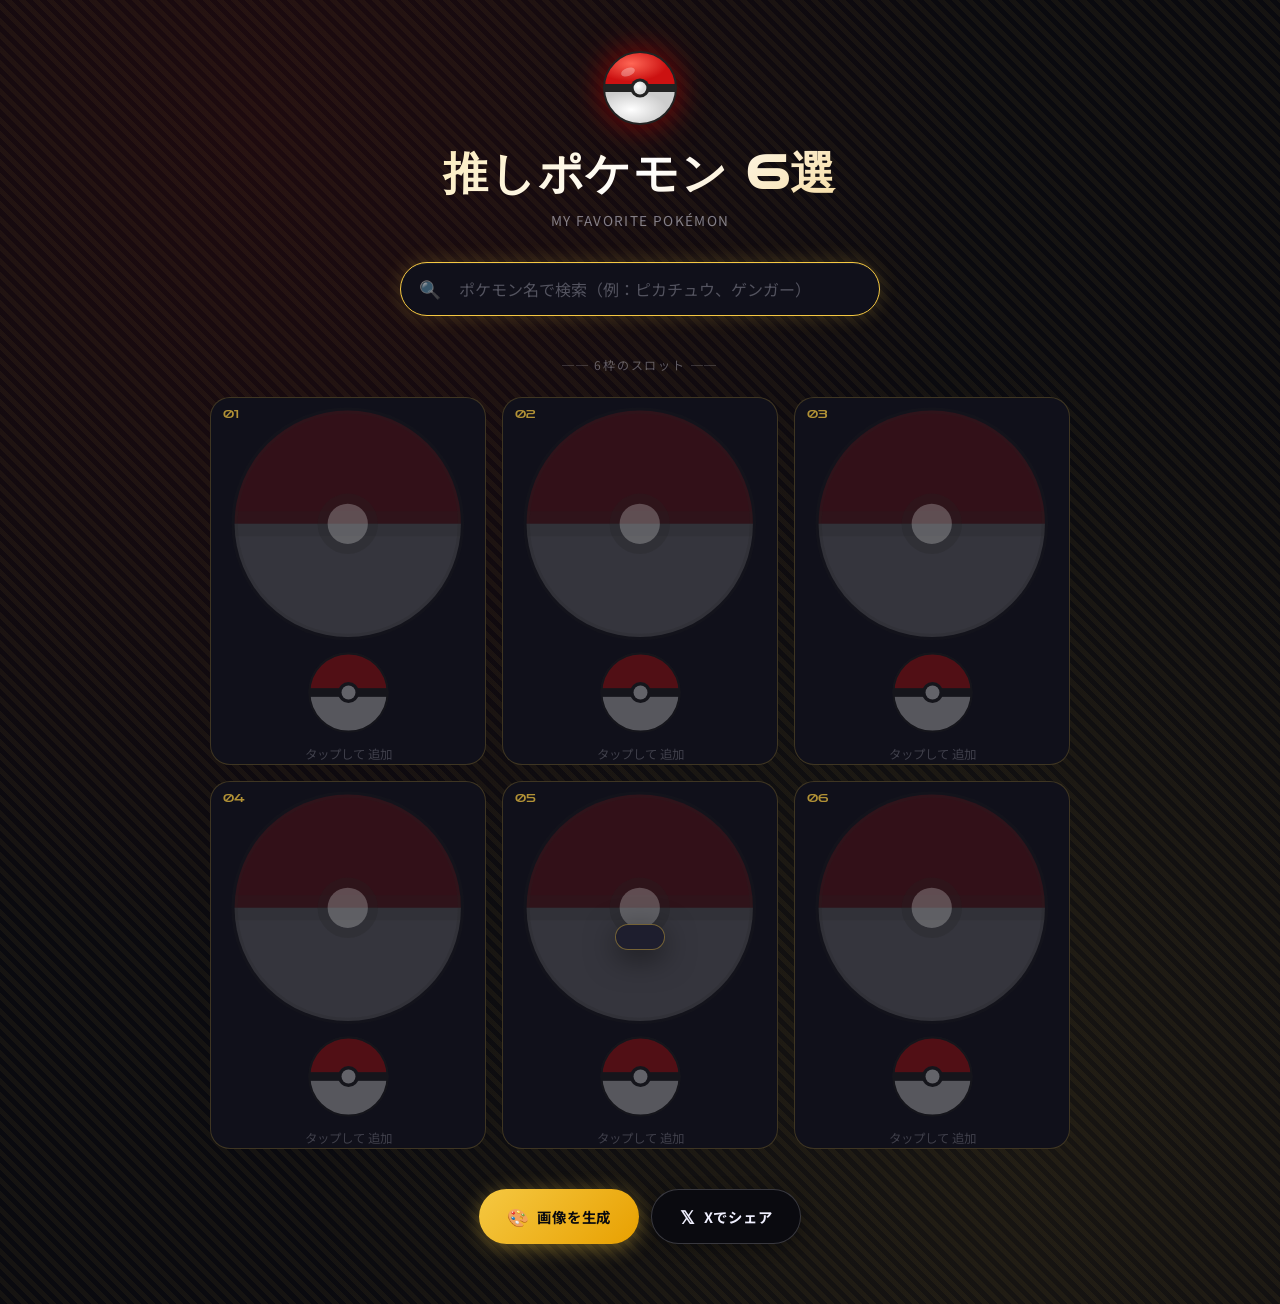
<file: oshi-pokemon.html>
<!DOCTYPE html>
<html lang="ja">
<head>
<meta charset="UTF-8">
<meta name="viewport" content="width=device-width, initial-scale=1.0">
<title>推しポケモン6選</title>
<link href="https://fonts.googleapis.com/css2?family=Zen+Dots&family=Noto+Sans+JP:wght@400;700;900&display=swap" rel="stylesheet">
<style>
  :root {
    --hyper-black: #0a0a0f;
    --hyper-deep: #10101a;
    --hyper-gold: #f5c842;
    --hyper-gold2: #e8a000;
    --hyper-blue: #1a1aff;
    --hyper-blue-light: #4466ff;
    --hyper-white: #f0f0ff;
    --hyper-gray: #2a2a3a;
    --hyper-red: #cc2233;
    --stripe-gold: repeating-linear-gradient(
      45deg,
      transparent,
      transparent 5px,
      rgba(245,200,66,0.05) 5px,
      rgba(245,200,66,0.05) 10px
    );
  }

  * { margin: 0; padding: 0; box-sizing: border-box; }

  body {
    background: var(--hyper-black);
    color: var(--hyper-white);
    font-family: 'Noto Sans JP', sans-serif;
    min-height: 100vh;
    overflow-x: hidden;
    background-image:
      radial-gradient(ellipse at 20% 10%, rgba(204,17,17,0.1) 0%, transparent 50%),
      radial-gradient(ellipse at 80% 90%, rgba(245,200,66,0.06) 0%, transparent 50%),
      var(--stripe-gold);
  }

  /* ── HEADER ── */
  header {
    text-align: center;
    padding: 48px 24px 32px;
    position: relative;
  }

  .header-ball {
    width: 80px; height: 80px;
    margin: 0 auto 20px;
    position: relative;
    animation: float 3s ease-in-out infinite;
  }

  @keyframes float {
    0%,100% { transform: translateY(0px); }
    50% { transform: translateY(-10px); }
  }

  .ball-svg { width: 100%; height: 100%; filter: drop-shadow(0 0 16px rgba(204,17,17,0.7)) drop-shadow(0 0 6px rgba(0,0,0,0.8)); }

  h1 {
    font-family: 'Zen Dots', cursive;
    font-size: clamp(1.6rem, 5vw, 2.8rem);
    letter-spacing: 0.04em;
    background: linear-gradient(135deg, var(--hyper-gold) 0%, #fff 50%, var(--hyper-gold2) 100%);
    -webkit-background-clip: text;
    -webkit-text-fill-color: transparent;
    background-clip: text;
    text-shadow: none;
    line-height: 1.2;
  }

  .subtitle {
    margin-top: 8px;
    font-size: 0.85rem;
    color: rgba(240,240,255,0.5);
    letter-spacing: 0.1em;
  }

  /* ── SEARCH ── */
  .search-section {
    max-width: 520px;
    margin: 0 auto 40px;
    padding: 0 20px;
  }

  .search-wrapper {
    position: relative;
    display: flex;
    align-items: center;
    background: var(--hyper-deep);
    border: 1.5px solid var(--hyper-gold);
    border-radius: 50px;
    overflow: hidden;
    box-shadow: 0 0 20px rgba(245,200,66,0.2), inset 0 1px 0 rgba(255,255,255,0.05);
    transition: box-shadow 0.2s;
  }

  .search-wrapper:focus-within {
    box-shadow: 0 0 30px rgba(245,200,66,0.4), inset 0 1px 0 rgba(255,255,255,0.05);
  }

  .search-icon {
    padding: 0 14px 0 18px;
    font-size: 1.1rem;
    opacity: 0.6;
    flex-shrink: 0;
  }

  #searchInput {
    flex: 1;
    background: transparent;
    border: none;
    outline: none;
    padding: 14px 4px;
    color: var(--hyper-white);
    font-family: 'Noto Sans JP', sans-serif;
    font-size: 1rem;
    caret-color: var(--hyper-gold);
  }

  #searchInput::placeholder { color: rgba(240,240,255,0.3); }

  .clear-btn {
    padding: 0 18px;
    background: none;
    border: none;
    color: rgba(240,240,255,0.4);
    cursor: pointer;
    font-size: 1.1rem;
    transition: color 0.2s;
    flex-shrink: 0;
  }
  .clear-btn:hover { color: var(--hyper-gold); }

  .search-results {
    position: absolute;
    top: calc(100% + 8px);
    left: 0; right: 0;
    background: #14141e;
    border: 1px solid rgba(245,200,66,0.3);
    border-radius: 16px;
    overflow: hidden;
    z-index: 100;
    box-shadow: 0 12px 40px rgba(0,0,0,0.6);
    display: none;
  }

  .search-result-item {
    display: flex;
    align-items: center;
    gap: 12px;
    padding: 10px 16px;
    cursor: pointer;
    transition: background 0.15s;
    border-bottom: 1px solid rgba(255,255,255,0.04);
  }

  .search-result-item:last-child { border-bottom: none; }
  .search-result-item:hover { background: rgba(245,200,66,0.08); }

  .result-sprite {
    width: 40px; height: 40px;
    image-rendering: pixelated;
  }

  .result-name { font-size: 0.95rem; font-weight: 700; }
  .result-id { font-size: 0.75rem; color: rgba(240,240,255,0.4); margin-left: auto; }

  /* ── SLOTS GRID ── */
  .slots-section {
    max-width: 900px;
    margin: 0 auto;
    padding: 0 20px 40px;
  }

  .slots-label {
    text-align: center;
    font-size: 0.75rem;
    letter-spacing: 0.15em;
    color: rgba(240,240,255,0.35);
    margin-bottom: 24px;
    text-transform: uppercase;
  }

  .slots-grid {
    display: grid;
    grid-template-columns: repeat(3, 1fr);
    gap: 16px;
  }

  @media (max-width: 600px) {
    .slots-grid { grid-template-columns: repeat(2, 1fr); gap: 12px; }
  }

  /* ── POKEMON CARD ── */
  .pokemon-slot {
    aspect-ratio: 3/4;
    border-radius: 20px;
    border: 1.5px solid rgba(245,200,66,0.2);
    background: var(--hyper-deep);
    position: relative;
    overflow: hidden;
    cursor: pointer;
    transition: transform 0.2s, border-color 0.2s, box-shadow 0.2s;
    display: flex;
    flex-direction: column;
    align-items: center;
    justify-content: center;
  }

  .pokemon-slot:hover {
    transform: translateY(-4px) scale(1.02);
    border-color: var(--hyper-gold);
    box-shadow: 0 8px 32px rgba(245,200,66,0.2);
  }

  .pokemon-slot.filled {
    border-color: rgba(245,200,66,0.5);
    background: linear-gradient(160deg, #12121c 0%, #0d0d1a 100%);
  }

  .pokemon-slot.filled:hover {
    box-shadow: 0 8px 40px rgba(245,200,66,0.3);
  }

  /* Ball decoration inside card */
  .slot-ball-deco {
    position: absolute;
    bottom: -30px; right: -30px;
    width: 100px; height: 100px;
    opacity: 0.05;
  }

  /* Slot number badge */
  .slot-number {
    position: absolute;
    top: 10px; left: 12px;
    font-family: 'Zen Dots', cursive;
    font-size: 0.7rem;
    color: var(--hyper-gold);
    opacity: 0.7;
  }

  /* Remove button */
  .remove-btn {
    position: absolute;
    top: 8px; right: 8px;
    width: 22px; height: 22px;
    border-radius: 50%;
    background: rgba(204,34,51,0.15);
    border: 1px solid rgba(204,34,51,0.4);
    color: var(--hyper-red);
    font-size: 0.75rem;
    cursor: pointer;
    display: flex; align-items: center; justify-content: center;
    opacity: 0;
    transition: opacity 0.2s, background 0.2s;
    z-index: 5;
  }

  .pokemon-slot.filled:hover .remove-btn { opacity: 1; }
  .remove-btn:hover { background: rgba(204,34,51,0.4); }

  /* Empty state */
  .slot-empty {
    display: flex;
    flex-direction: column;
    align-items: center;
    gap: 10px;
    opacity: 0.35;
    pointer-events: none;
  }

  .slot-empty-ball {
    width: 48px; height: 48px;
  }

  .slot-empty-text {
    font-size: 0.78rem;
    color: rgba(240,240,255,0.6);
    text-align: center;
    line-height: 1.4;
  }

  /* Filled card content */
  .slot-content {
    display: flex;
    flex-direction: column;
    align-items: center;
    padding: 16px 8px 12px;
    width: 100%;
    height: 100%;
    justify-content: center;
  }

  .slot-rank {
    font-family: 'Zen Dots', cursive;
    font-size: 0.65rem;
    color: var(--hyper-gold);
    letter-spacing: 0.1em;
    margin-bottom: 4px;
  }

  .slot-sprite {
    width: 80px; height: 80px;
    image-rendering: pixelated;
    filter: drop-shadow(0 4px 12px rgba(245,200,66,0.3));
    animation: bob 2.5s ease-in-out infinite;
  }

  @keyframes bob {
    0%,100% { transform: translateY(0); }
    50% { transform: translateY(-6px); }
  }

  .slot-name-jp {
    font-size: 0.95rem;
    font-weight: 900;
    margin-top: 8px;
    color: var(--hyper-white);
    letter-spacing: 0.05em;
  }

  .slot-name-en {
    font-size: 0.65rem;
    color: rgba(240,240,255,0.4);
    margin-top: 2px;
    font-family: 'Zen Dots', cursive;
    letter-spacing: 0.08em;
  }

  .slot-types {
    display: flex;
    gap: 4px;
    margin-top: 8px;
  }

  .type-badge {
    font-size: 0.6rem;
    padding: 2px 8px;
    border-radius: 20px;
    font-weight: 700;
    letter-spacing: 0.05em;
    text-transform: uppercase;
  }

  .comment-area {
    width: calc(100% - 16px);
    margin-top: 8px;
    font-size: 0.7rem;
    color: rgba(240,240,255,0.5);
    text-align: center;
    background: transparent;
    border: none;
    border-top: 1px solid rgba(245,200,66,0.1);
    padding-top: 8px;
    resize: none;
    outline: none;
    font-family: 'Noto Sans JP', sans-serif;
    line-height: 1.5;
    max-height: 48px;
    overflow: hidden;
    cursor: text;
  }

  .comment-area::placeholder { color: rgba(240,240,255,0.2); }

  /* ── ACTION BUTTONS ── */
  .actions {
    max-width: 900px;
    margin: 0 auto 60px;
    padding: 0 20px;
    display: flex;
    gap: 12px;
    justify-content: center;
    flex-wrap: wrap;
  }

  .btn {
    display: flex;
    align-items: center;
    gap: 8px;
    padding: 14px 28px;
    border-radius: 50px;
    font-family: 'Noto Sans JP', sans-serif;
    font-weight: 700;
    font-size: 0.9rem;
    cursor: pointer;
    transition: all 0.2s;
    border: none;
    letter-spacing: 0.05em;
  }

  .btn-generate {
    background: linear-gradient(135deg, var(--hyper-gold) 0%, var(--hyper-gold2) 100%);
    color: var(--hyper-black);
    box-shadow: 0 4px 20px rgba(245,200,66,0.4);
  }

  .btn-generate:hover {
    transform: translateY(-2px);
    box-shadow: 0 8px 30px rgba(245,200,66,0.6);
  }

  .btn-generate:active { transform: translateY(0); }

  .btn-share {
    background: var(--hyper-black);
    color: var(--hyper-white);
    border: 1.5px solid rgba(240,240,255,0.2);
    box-shadow: 0 4px 16px rgba(0,0,0,0.3);
  }

  .btn-share:hover {
    border-color: var(--hyper-white);
    transform: translateY(-2px);
    box-shadow: 0 8px 24px rgba(0,0,0,0.4);
  }

  .btn-icon { font-size: 1.1rem; }

  /* ── CANVAS PREVIEW MODAL ── */
  .modal-overlay {
    position: fixed;
    inset: 0;
    background: rgba(0,0,0,0.85);
    backdrop-filter: blur(8px);
    z-index: 200;
    display: flex;
    align-items: center;
    justify-content: center;
    padding: 20px;
    opacity: 0;
    pointer-events: none;
    transition: opacity 0.3s;
  }

  .modal-overlay.active {
    opacity: 1;
    pointer-events: all;
  }

  .modal-box {
    background: #12121e;
    border: 1.5px solid rgba(245,200,66,0.3);
    border-radius: 24px;
    padding: 28px;
    max-width: 540px;
    width: 100%;
    box-shadow: 0 24px 80px rgba(0,0,0,0.8);
    transform: translateY(20px);
    transition: transform 0.3s;
  }

  .modal-overlay.active .modal-box { transform: translateY(0); }

  .modal-title {
    font-family: 'Zen Dots', cursive;
    font-size: 1rem;
    color: var(--hyper-gold);
    margin-bottom: 16px;
    text-align: center;
  }

  #previewCanvas {
    width: 100%;
    border-radius: 12px;
    display: block;
    border: 1px solid rgba(245,200,66,0.2);
  }

  .modal-actions {
    display: flex;
    gap: 10px;
    margin-top: 16px;
    justify-content: center;
  }

  .btn-download {
    background: linear-gradient(135deg, var(--hyper-gold) 0%, var(--hyper-gold2) 100%);
    color: var(--hyper-black);
    padding: 11px 24px;
    border-radius: 50px;
    border: none;
    font-weight: 700;
    font-size: 0.85rem;
    cursor: pointer;
    transition: all 0.2s;
    font-family: 'Noto Sans JP', sans-serif;
  }

  .btn-download:hover { transform: translateY(-2px); box-shadow: 0 6px 20px rgba(245,200,66,0.4); }

  .btn-close-modal {
    background: transparent;
    color: rgba(240,240,255,0.5);
    padding: 11px 24px;
    border-radius: 50px;
    border: 1px solid rgba(240,240,255,0.15);
    font-size: 0.85rem;
    cursor: pointer;
    transition: all 0.2s;
    font-family: 'Noto Sans JP', sans-serif;
  }

  .btn-close-modal:hover { border-color: rgba(240,240,255,0.4); color: var(--hyper-white); }

  /* Type colors */
  .type-normal { background: #a8a878; color: #fff; }
  .type-fire { background: #f08030; color: #fff; }
  .type-water { background: #6890f0; color: #fff; }
  .type-electric { background: #f8d030; color: #333; }
  .type-grass { background: #78c850; color: #fff; }
  .type-ice { background: #98d8d8; color: #333; }
  .type-fighting { background: #c03028; color: #fff; }
  .type-poison { background: #a040a0; color: #fff; }
  .type-ground { background: #e0c068; color: #333; }
  .type-flying { background: #a890f0; color: #fff; }
  .type-psychic { background: #f85888; color: #fff; }
  .type-bug { background: #a8b820; color: #fff; }
  .type-rock { background: #b8a038; color: #fff; }
  .type-ghost { background: #705898; color: #fff; }
  .type-dragon { background: #7038f8; color: #fff; }
  .type-dark { background: #705848; color: #fff; }
  .type-steel { background: #b8b8d0; color: #333; }
  .type-fairy { background: #f0b6bc; color: #333; }

  /* Loading spinner */
  .loading-spinner {
    display: inline-block;
    width: 16px; height: 16px;
    border: 2px solid rgba(0,0,0,0.3);
    border-top-color: var(--hyper-black);
    border-radius: 50%;
    animation: spin 0.7s linear infinite;
    vertical-align: middle;
  }
  @keyframes spin { to { transform: rotate(360deg); } }

  /* Toast */
  .toast {
    position: fixed;
    bottom: 30px;
    left: 50%;
    transform: translateX(-50%) translateY(80px);
    background: #1e1e2e;
    border: 1px solid rgba(245,200,66,0.4);
    color: var(--hyper-white);
    padding: 12px 24px;
    border-radius: 50px;
    font-size: 0.85rem;
    transition: transform 0.3s;
    z-index: 999;
    white-space: nowrap;
    box-shadow: 0 8px 30px rgba(0,0,0,0.5);
  }
  .toast.show { transform: translateX(-50%) translateY(0); }
</style>
</head>
<body>

<!-- Header -->
<header>
  <div class="header-ball">
    <svg class="ball-svg" viewBox="0 0 100 100" xmlns="http://www.w3.org/2000/svg">
      <defs>
        <radialGradient id="topRed" cx="38%" cy="32%">
          <stop offset="0%" stop-color="#ff6655"/>
          <stop offset="100%" stop-color="#cc1111"/>
        </radialGradient>
        <radialGradient id="btmWhite" cx="38%" cy="60%">
          <stop offset="0%" stop-color="#ffffff"/>
          <stop offset="100%" stop-color="#cccccc"/>
        </radialGradient>
        <radialGradient id="btnGrad" cx="35%" cy="35%">
          <stop offset="0%" stop-color="#ffffff"/>
          <stop offset="100%" stop-color="#dddddd"/>
        </radialGradient>
      </defs>
      <!-- Top half: red -->
      <path d="M5,50 A45,45 0 0,1 95,50 Z" fill="url(#topRed)"/>
      <!-- Bottom half: white -->
      <path d="M5,50 A45,45 0 0,0 95,50 Z" fill="url(#btmWhite)"/>
      <!-- Black divider band -->
      <rect x="5" y="45" width="90" height="10" fill="#222"/>
      <!-- Outline -->
      <circle cx="50" cy="50" r="45" fill="none" stroke="#222" stroke-width="2.5"/>
      <!-- Center button ring (black) -->
      <circle cx="50" cy="50" r="12" fill="#222"/>
      <!-- Center button (white) -->
      <circle cx="50" cy="50" r="8" fill="url(#btnGrad)"/>
      <!-- Shine -->
      <ellipse cx="35" cy="30" rx="9" ry="5" fill="rgba(255,255,255,0.3)" transform="rotate(-20,35,30)"/>
    </svg>
  </div>
  <h1>推しポケモン 6選</h1>
  <p class="subtitle">MY FAVORITE POKÉMON</p>
</header>

<!-- Search -->
<div class="search-section">
  <div style="position:relative">
    <div class="search-wrapper">
      <span class="search-icon">🔍</span>
      <input type="text" id="searchInput" placeholder="ポケモン名で検索（例：ピカチュウ、ゲンガー）" autocomplete="off" />
      <button class="clear-btn" id="clearBtn" style="display:none">✕</button>
    </div>
    <div class="search-results" id="searchResults"></div>
  </div>
</div>

<!-- Slots -->
<div class="slots-section">
  <p class="slots-label">── 6枠のスロット ──</p>
  <div class="slots-grid" id="slotsGrid"></div>
</div>

<!-- Actions -->
<div class="actions">
  <button class="btn btn-generate" id="generateBtn">
    <span class="btn-icon">🎨</span> 画像を生成
  </button>
  <button class="btn btn-share" id="shareBtn">
    <span class="btn-icon">𝕏</span> Xでシェア
  </button>
</div>

<!-- Modal -->
<div class="modal-overlay" id="modalOverlay">
  <div class="modal-box">
    <p class="modal-title">✦ 推しポケモン6選 ✦</p>
    <canvas id="previewCanvas"></canvas>
    <div class="modal-actions">
      <button class="btn-download" id="downloadBtn">📥 ダウンロード</button>
      <button class="btn-close-modal" id="closeModal">閉じる</button>
    </div>
  </div>
</div>

<div class="toast" id="toast"></div>

<script>
// ─── Pokemon Data (Japanese names) ───────────────────────────────────────────
const POKEMON_JP = {
  1:"フシギダネ",2:"フシギソウ",3:"フシギバナ",4:"ヒトカゲ",5:"リザード",6:"リザードン",
  7:"ゼニガメ",8:"カメール",9:"カメックス",10:"キャタピー",11:"トランセル",12:"バタフリー",
  13:"ビードル",14:"コクーン",15:"スピアー",16:"ポッポ",17:"ピジョン",18:"ピジョット",
  19:"コラッタ",20:"ラッタ",21:"オニスズメ",22:"オニドリル",23:"アーボ",24:"アーボック",
  25:"ピカチュウ",26:"ライチュウ",27:"サンド",28:"サンドパン",29:"ニドラン♀",30:"ニドリーナ",
  31:"ニドクイン",32:"ニドラン♂",33:"ニドリーノ",34:"ニドキング",35:"ピッピ",36:"ピクシー",
  37:"ロコン",38:"キュウコン",39:"プリン",40:"プクリン",41:"ズバット",42:"ゴルバット",
  43:"ナゾノクサ",44:"クサイハナ",45:"ラフレシア",46:"パラス",47:"パラセクト",48:"コンパン",
  49:"モルフォン",50:"ディグダ",51:"ダグトリオ",52:"ニャース",53:"ペルシアン",54:"コダック",
  55:"ゴルダック",56:"マンキー",57:"オコリザル",58:"ガーディ",59:"ウインディ",60:"ニョロモ",
  61:"ニョロゾ",62:"ニョロボン",63:"ケーシィ",64:"ユンゲラー",65:"フーディン",66:"ワンリキー",
  67:"ゴーリキー",68:"カイリキー",69:"マダツボミ",70:"ウツドン",71:"ウツボット",72:"メノクラゲ",
  73:"ドククラゲ",74:"イシツブテ",75:"ゴローン",76:"ゴローニャ",77:"ポニータ",78:"ギャロップ",
  79:"ヤドン",80:"ヤドラン",81:"コイル",82:"レアコイル",83:"カモネギ",84:"ドードー",
  85:"ドードリオ",86:"パウワウ",87:"ジュゴン",88:"ベトベター",89:"ベトベトン",90:"シェルダー",
  91:"パルシェン",92:"ゴース",93:"ゴースト",94:"ゲンガー",95:"イワーク",96:"スリープ",
  97:"スリーパー",98:"クラブ",99:"キングラー",100:"ビリリダマ",101:"マルマイン",102:"タマタマ",
  103:"ナッシー",104:"カラカラ",105:"ガラガラ",106:"サワムラー",107:"エビワラー",108:"ベロリンガ",
  109:"ドガース",110:"マタドガス",111:"サイホーン",112:"サイドン",113:"ラッキー",114:"モンジャラ",
  115:"ガルーラ",116:"タッツー",117:"シードラ",118:"トサキント",119:"アズマオウ",120:"ヒトデマン",
  121:"スターミー",122:"バリヤード",123:"ストライク",124:"ルージュラ",125:"エレブー",126:"ブーバー",
  127:"カイロス",128:"ケンタロス",129:"コイキング",130:"ギャラドス",131:"ラプラス",132:"メタモン",
  133:"イーブイ",134:"シャワーズ",135:"サンダース",136:"ブースター",137:"ポリゴン",138:"オムナイト",
  139:"オムスター",140:"カブト",141:"カブトプス",142:"プテラ",143:"カビゴン",144:"フリーザー",
  145:"サンダー",146:"ファイヤー",147:"ミニリュウ",148:"ハクリュー",149:"カイリュー",150:"ミュウツー",
  151:"ミュウ",
  152:"チコリータ",153:"ベイリーフ",154:"メガニウム",155:"ヒノアラシ",156:"マグマラシ",157:"バクフーン",
  158:"ワニノコ",159:"アリゲイツ",160:"オーダイル",161:"オタチ",162:"オオタチ",163:"ホーホー",
  164:"ヨルノズク",165:"レディバ",166:"レディアン",167:"イトマル",168:"アリアドス",169:"クロバット",
  170:"チョンチー",171:"ランターン",172:"ピチュー",173:"ピィ",174:"ププリン",175:"トゲピー",
  176:"トゲチック",177:"ネイティ",178:"ネイティオ",179:"メリープ",180:"モコシー",181:"デンリュウ",
  182:"キレイハナ",183:"マリル",184:"マリルリ",185:"ウソッキー",186:"ニョロトノ",187:"ハネッコ",
  188:"ポポッコ",189:"ワタッコ",190:"エイパム",191:"ヒマナッツ",192:"キマワリ",193:"ヤンヤンマ",
  194:"ウパー",195:"ヌオー",196:"エーフィ",197:"ブラッキー",198:"ヤミカラス",199:"ヤドキング",
  200:"ムウマ",201:"アンノーン",202:"ソーナンス",203:"キリンリキ",204:"クヌギダマ",205:"フォレトス",
  206:"ノコッチ",207:"グライガー",208:"ハガネール",209:"ブルー",210:"グランブル",211:"ハリーセン",
  212:"ハッサム",213:"ツボツボ",214:"ヘラクロス",215:"ニューラ",216:"ヒメグマ",217:"リングマ",
  218:"マグマッグ",219:"マグカルゴ",220:"ウリムー",221:"イノムー",222:"サニーゴ",223:"テッポウオ",
  224:"オクタン",225:"デリバード",226:"マンタイン",227:"エアームド",228:"デルビル",229:"ヘルガー",
  230:"キングドラ",231:"ゴマゾウ",232:"ドンファン",233:"ポリゴン2",234:"オドシシ",235:"ドーブル",
  236:"バルキー",237:"カポエラー",238:"ムチュール",239:"エレキッド",240:"ブビィ",241:"ミルタンク",
  242:"ハピナス",243:"ライコウ",244:"エンテイ",245:"スイクン",246:"ヨーギラス",247:"サナギラス",
  248:"バンギラス",249:"ルギア",250:"ホウオウ",251:"セレビィ",
  // Gen 3
  252:"キモリ",253:"ジュプトル",254:"ジュカイン",255:"アチャモ",256:"ワカシャモ",257:"バシャーモ",
  258:"ミズゴロウ",259:"ヌマクロー",260:"ラグラージ",261:"ポチエナ",262:"グラエナ",263:"ジグザグマ",
  264:"マッスグマ",265:"ケムッソ",266:"カラサリス",267:"アゲハント",268:"マユルド",269:"ドクケイル",
  270:"ハスボー",271:"ハスブレロ",272:"ルンパッパ",273:"タネボー",274:"コノハナ",275:"ダーテング",
  276:"キャモメ",277:"ペリッパー",278:"ラルトス",279:"キルリア",280:"サーナイト",281:"アメタマ",
  282:"アメモース",283:"ツチニン",284:"テッカニン",285:"ヌケニン",286:"ゴニョニョ",287:"ドゴーム",
  288:"マクノシタ",289:"ハリテヤマ",290:"ノズパス",291:"エネコ",292:"エネコロロ",293:"ヤジロン",
  294:"ネンドール",295:"ダルマッカ",
  // Popular Gen 4+
  387:"ナエトル",390:"ヒコザル",393:"ポッチャマ",448:"ルカリオ",445:"ガブリアス",442:"ミカルゲ",
  // Gen 5 starters
  495:"ツタージャ",498:"ポカブ",501:"ミジュマル",
  // Popular
  143:"カビゴン",196:"エーフィ",197:"ブラッキー",
  // Gen 6 starters
  650:"ハリマロン",653:"フォッコ",656:"ケロマツ",658:"ゲッコウガ",
  // Gen 7 starters
  722:"モクロー",725:"ニャビー",728:"アシマリ",
  // Gen 8 starters
  810:"メッソン",813:"ヒバニー",816:"サルノリ",
  // Gen 9 starters
  906:"ニャオハ",909:"ホゲータ",912:"クワッス",
  // Legends
  483:"ディアルガ",484:"パルキア",487:"ギラティナ",
  716:"ゼルネアス",717:"イベルタル",718:"ジガルデ",
  888:"ザシアン",889:"ザマゼンタ",890:"ムゲンダイナ",
  894:"レジエレキ",895:"レジドラゴ",
  // Popular ones
  350:"ミロカロス",384:"レックウザ",380:"ラティアス",381:"ラティオス",
  282:"サーナイト",373:"ボーマンダ",
  // Gen 4 popular
  468:"トゲキッス",471:"グレイシア",470:"リーフィア",
  // Eevee evolutions
  134:"シャワーズ",135:"サンダース",136:"ブースター",196:"エーフィ",197:"ブラッキー",
  470:"リーフィア",471:"グレイシア",700:"ニンフィア",
};

// Type data cache
const typeCache = {};
const spriteBase = "https://raw.githubusercontent.com/PokeAPI/sprites/master/sprites/pokemon/";

// ─── State ────────────────────────────────────────────────────────────────────
let slots = Array(6).fill(null);
let selectedSlot = -1;

// ─── Build slots grid ─────────────────────────────────────────────────────────
function buildGrid() {
  const grid = document.getElementById('slotsGrid');
  grid.innerHTML = '';
  slots.forEach((poke, i) => {
    const div = document.createElement('div');
    div.className = 'pokemon-slot' + (poke ? ' filled' : '');
    div.dataset.slot = i;

    const ballDeco = createBallSVG(0.06);
    ballDeco.className = 'slot-ball-deco';
    div.appendChild(ballDeco);

    const numBadge = document.createElement('div');
    numBadge.className = 'slot-number';
    numBadge.textContent = `0${i+1}`;
    div.appendChild(numBadge);

    if (poke) {
      const rmBtn = document.createElement('button');
      rmBtn.className = 'remove-btn';
      rmBtn.innerHTML = '✕';
      rmBtn.onclick = (e) => { e.stopPropagation(); slots[i] = null; buildGrid(); };
      div.appendChild(rmBtn);

      const content = document.createElement('div');
      content.className = 'slot-content';

      const rank = document.createElement('div');
      rank.className = 'slot-rank';
      rank.textContent = `NO.${String(poke.id).padStart(3,'0')}`;
      content.appendChild(rank);

      const img = document.createElement('img');
      img.className = 'slot-sprite';
      img.src = `${spriteBase}${poke.id}.png`;
      img.alt = poke.nameJp;
      content.appendChild(img);

      const nameJp = document.createElement('div');
      nameJp.className = 'slot-name-jp';
      nameJp.textContent = poke.nameJp;
      content.appendChild(nameJp);

      const nameEn = document.createElement('div');
      nameEn.className = 'slot-name-en';
      nameEn.textContent = poke.name.toUpperCase();
      content.appendChild(nameEn);

      if (poke.types) {
        const typesDiv = document.createElement('div');
        typesDiv.className = 'slot-types';
        poke.types.forEach(t => {
          const badge = document.createElement('span');
          badge.className = `type-badge type-${t}`;
          badge.textContent = typeJP(t);
          typesDiv.appendChild(badge);
        });
        content.appendChild(typesDiv);
      }

      const comment = document.createElement('textarea');
      comment.className = 'comment-area';
      comment.placeholder = 'ひとことメモ...';
      comment.value = poke.comment || '';
      comment.rows = 2;
      comment.onclick = (e) => e.stopPropagation();
      comment.oninput = () => { poke.comment = comment.value; };
      content.appendChild(comment);

      div.appendChild(content);
    } else {
      const empty = document.createElement('div');
      empty.className = 'slot-empty';
      const ball = createBallSVG(0.4);
      ball.className = 'slot-empty-ball';
      empty.appendChild(ball);
      const txt = document.createElement('div');
      txt.className = 'slot-empty-text';
      txt.textContent = 'タップして\n追加';
      empty.appendChild(txt);
      div.appendChild(empty);
    }

    div.onclick = () => {
      if (!poke) {
        selectedSlot = i;
        document.getElementById('searchInput').focus();
        showToast('検索してポケモンを選んでね！');
      }
    };

    grid.appendChild(div);
  });
}

function typeJP(t) {
  const map = {
    normal:'ノーマル',fire:'ほのお',water:'みず',electric:'でんき',grass:'くさ',
    ice:'こおり',fighting:'かくとう',poison:'どく',ground:'じめん',flying:'ひこう',
    psychic:'エスパー',bug:'むし',rock:'いわ',ghost:'ゴースト',dragon:'ドラゴン',
    dark:'あく',steel:'はがね',fairy:'フェアリー'
  };
  return map[t] || t;
}

// ─── Mini HyperBall SVG ────────────────────────────────────────────────────────
function createBallSVG(opacity = 0.5) {
  const svg = document.createElementNS('http://www.w3.org/2000/svg','svg');
  svg.setAttribute('viewBox','0 0 100 100');
  svg.innerHTML = `
    <path d="M5,50 A45,45 0 0,1 95,50 Z" fill="#cc1111" opacity="${opacity*3}"/>
    <path d="M5,50 A45,45 0 0,0 95,50 Z" fill="#dddddd" opacity="${opacity*3}"/>
    <rect x="5" y="45" width="90" height="10" fill="#222" opacity="${opacity*3}"/>
    <circle cx="50" cy="50" r="45" fill="none" stroke="#222" stroke-width="2.5" opacity="${opacity*3}"/>
    <circle cx="50" cy="50" r="12" fill="#222" opacity="${opacity*4}"/>
    <circle cx="50" cy="50" r="8" fill="#fff" opacity="${opacity*4}"/>
  `;
  return svg;
}

// ─── Search ───────────────────────────────────────────────────────────────────
const searchInput = document.getElementById('searchInput');
const searchResults = document.getElementById('searchResults');
const clearBtn = document.getElementById('clearBtn');

function buildSearchList() {
  const list = [];
  Object.entries(POKEMON_JP).forEach(([id, nameJp]) => {
    list.push({ id: parseInt(id), nameJp });
  });
  return list;
}
const pokemonList = buildSearchList();

searchInput.addEventListener('input', () => {
  const q = searchInput.value.trim();
  clearBtn.style.display = q ? 'flex' : 'none';
  if (!q) { searchResults.style.display = 'none'; return; }

  const matches = pokemonList.filter(p =>
    p.nameJp.includes(q) || String(p.id).includes(q)
  ).slice(0, 8);

  if (!matches.length) { searchResults.style.display = 'none'; return; }

  searchResults.innerHTML = '';
  matches.forEach(p => {
    const item = document.createElement('div');
    item.className = 'search-result-item';
    item.innerHTML = `
      <img class="result-sprite" src="${spriteBase}${p.id}.png" alt="${p.nameJp}">
      <span class="result-name">${p.nameJp}</span>
      <span class="result-id">No.${String(p.id).padStart(3,'0')}</span>
    `;
    item.onclick = () => selectPokemon(p.id, p.nameJp);
    searchResults.appendChild(item);
  });
  searchResults.style.display = 'block';
});

clearBtn.addEventListener('click', () => {
  searchInput.value = '';
  clearBtn.style.display = 'none';
  searchResults.style.display = 'none';
});

document.addEventListener('click', (e) => {
  if (!e.target.closest('.search-section')) searchResults.style.display = 'none';
});

async function selectPokemon(id, nameJp) {
  searchResults.style.display = 'none';
  searchInput.value = '';
  clearBtn.style.display = 'none';

  // Find empty slot
  let targetSlot = selectedSlot >= 0 ? selectedSlot : slots.findIndex(s => !s);
  selectedSlot = -1;
  if (targetSlot < 0) { showToast('スロットが全て埋まっています！'); return; }

  // Fetch type data
  let types = [];
  try {
    if (!typeCache[id]) {
      const res = await fetch(`https://pokeapi.co/api/v2/pokemon/${id}`);
      const data = await res.json();
      typeCache[id] = data.types.map(t => t.type.name);
    }
    types = typeCache[id];
  } catch(e) {}

  // Find English name
  let name = nameJp;
  try {
    const nameRes = await fetch(`https://pokeapi.co/api/v2/pokemon-species/${id}`);
    const nameData = await nameRes.json();
    const en = nameData.names.find(n => n.language.name === 'en');
    if (en) name = en.name;
  } catch(e) {}

  slots[targetSlot] = { id, nameJp, name, types, comment: '' };
  buildGrid();
  showToast(`${nameJp} を追加しました！`);
}

// ─── Canvas Image Generation ──────────────────────────────────────────────────
document.getElementById('generateBtn').addEventListener('click', generateImage);

async function generateImage() {
  const btn = document.getElementById('generateBtn');
  btn.innerHTML = '<span class="loading-spinner"></span> 生成中...';
  btn.disabled = true;

  const canvas = document.getElementById('previewCanvas');
  const ctx = canvas.getContext('2d');
  const W = 1080, H = 1080;
  canvas.width = W; canvas.height = H;

  // Background
  ctx.fillStyle = '#0a0a0f';
  ctx.fillRect(0, 0, W, H);

  // Gradient BG
  const grad = ctx.createRadialGradient(200, 150, 0, 200, 150, 500);
  grad.addColorStop(0, 'rgba(26,26,255,0.12)');
  grad.addColorStop(1, 'transparent');
  ctx.fillStyle = grad;
  ctx.fillRect(0, 0, W, H);

  const grad2 = ctx.createRadialGradient(900, 900, 0, 900, 900, 500);
  grad2.addColorStop(0, 'rgba(245,200,66,0.08)');
  grad2.addColorStop(1, 'transparent');
  ctx.fillStyle = grad2;
  ctx.fillRect(0, 0, W, H);

  // Title
  ctx.textAlign = 'center';
  ctx.font = 'bold 52px "Noto Sans JP", sans-serif';
  const titleGrad = ctx.createLinearGradient(340, 0, 740, 0);
  titleGrad.addColorStop(0, '#f5c842');
  titleGrad.addColorStop(0.5, '#ffffff');
  titleGrad.addColorStop(1, '#e8a000');
  ctx.fillStyle = titleGrad;
  ctx.fillText('推しポケモン 6選', W/2, 80);

  ctx.font = '18px "Noto Sans JP", sans-serif';
  ctx.fillStyle = 'rgba(240,240,255,0.4)';
  ctx.fillText('MY FAVORITE POKÉMON', W/2, 112);

  // Gold line
  ctx.strokeStyle = 'rgba(245,200,66,0.3)';
  ctx.lineWidth = 1;
  ctx.beginPath(); ctx.moveTo(80, 130); ctx.lineTo(W-80, 130); ctx.stroke();

  // Draw 6 cards
  const cols = 3, rows = 2;
  const cw = 300, ch = 380;
  const gx = (W - cols * cw - (cols-1)*24) / 2;
  const gy = 155;

  const filled = slots.filter(s => s);

  for (let i = 0; i < 6; i++) {
    const col = i % cols, row = Math.floor(i / cols);
    const x = gx + col * (cw + 24);
    const y = gy + row * (ch + 24);
    await drawCard(ctx, x, y, cw, ch, slots[i], i);
  }

  // Footer
  ctx.font = '22px "Noto Sans JP", sans-serif';
  ctx.fillStyle = 'rgba(245,200,66,0.6)';
  ctx.textAlign = 'center';
  ctx.fillText('# 推しポケモン6選', W/2, H - 36);

  btn.innerHTML = '<span class="btn-icon">🎨</span> 画像を生成';
  btn.disabled = false;

  document.getElementById('modalOverlay').classList.add('active');
}

async function drawCard(ctx, x, y, w, h, poke, idx) {
  // Card BG
  const r = 16;
  roundRect(ctx, x, y, w, h, r);
  const cardGrad = ctx.createLinearGradient(x, y, x+w, y+h);
  cardGrad.addColorStop(0, '#12121c');
  cardGrad.addColorStop(1, '#0d0d1a');
  ctx.fillStyle = cardGrad;
  ctx.fill();

  // Border
  ctx.strokeStyle = poke ? 'rgba(245,200,66,0.5)' : 'rgba(245,200,66,0.15)';
  ctx.lineWidth = 1.5;
  ctx.stroke();

  // Slot number
  ctx.font = 'bold 13px "Zen Dots", monospace';
  ctx.fillStyle = 'rgba(245,200,66,0.7)';
  ctx.textAlign = 'left';
  ctx.fillText(`0${idx+1}`, x+14, y+24);

  if (!poke) {
    // Empty
    ctx.font = '15px "Noto Sans JP", sans-serif';
    ctx.fillStyle = 'rgba(240,240,255,0.2)';
    ctx.textAlign = 'center';
    ctx.fillText('空きスロット', x + w/2, y + h/2);
    return;
  }

  // Sprite
  await new Promise(resolve => {
    const img = new Image();
    img.crossOrigin = 'anonymous';
    img.onload = () => {
      const sw = 110, sh = 110;
      ctx.drawImage(img, x + w/2 - sw/2, y + 40, sw, sh);
      resolve();
    };
    img.onerror = () => resolve();
    img.src = `${spriteBase}${poke.id}.png`;
  });

  // No.
  ctx.font = '12px monospace';
  ctx.fillStyle = 'rgba(245,200,66,0.6)';
  ctx.textAlign = 'center';
  ctx.fillText(`No.${String(poke.id).padStart(3,'0')}`, x + w/2, y + 168);

  // JP Name
  ctx.font = 'bold 26px "Noto Sans JP", sans-serif';
  ctx.fillStyle = '#f0f0ff';
  ctx.fillText(poke.nameJp, x + w/2, y + 200);

  // EN Name
  ctx.font = '13px monospace';
  ctx.fillStyle = 'rgba(240,240,255,0.4)';
  ctx.fillText(poke.name.toUpperCase(), x + w/2, y + 222);

  // Types
  if (poke.types && poke.types.length) {
    const typeColors = {
      normal:'#a8a878',fire:'#f08030',water:'#6890f0',electric:'#f8d030',
      grass:'#78c850',ice:'#98d8d8',fighting:'#c03028',poison:'#a040a0',
      ground:'#e0c068',flying:'#a890f0',psychic:'#f85888',bug:'#a8b820',
      rock:'#b8a038',ghost:'#705898',dragon:'#7038f8',dark:'#705848',
      steel:'#b8b8d0',fairy:'#f0b6bc'
    };
    const typeW = poke.types.length === 1 ? 90 : 85;
    const totalW = poke.types.length * typeW + (poke.types.length - 1) * 8;
    let tx = x + w/2 - totalW/2;
    poke.types.forEach(t => {
      ctx.fillStyle = typeColors[t] || '#888';
      roundRectFill(ctx, tx, y + 232, typeW, 22, 11);
      ctx.fillStyle = ['electric','ice','ground','steel','fairy','normal','bug'].includes(t) ? '#333' : '#fff';
      ctx.font = 'bold 11px "Noto Sans JP", sans-serif';
      ctx.textAlign = 'center';
      ctx.fillText(typeJP(t), tx + typeW/2, y + 248);
      tx += typeW + 8;
    });
  }

  // Divider
  ctx.strokeStyle = 'rgba(245,200,66,0.12)';
  ctx.lineWidth = 1;
  ctx.beginPath();
  ctx.moveTo(x + 14, y + 264);
  ctx.lineTo(x + w - 14, y + 264);
  ctx.stroke();

  // Comment
  if (poke.comment) {
    ctx.font = '13px "Noto Sans JP", sans-serif';
    ctx.fillStyle = 'rgba(240,240,255,0.5)';
    ctx.textAlign = 'center';
    const words = poke.comment;
    ctx.fillText(words.slice(0, 20), x + w/2, y + 285);
    if (words.length > 20) ctx.fillText(words.slice(20, 40), x + w/2, y + 305);
  }
}

function roundRect(ctx, x, y, w, h, r) {
  ctx.beginPath();
  ctx.moveTo(x+r, y);
  ctx.lineTo(x+w-r, y); ctx.arcTo(x+w, y, x+w, y+r, r);
  ctx.lineTo(x+w, y+h-r); ctx.arcTo(x+w, y+h, x+w-r, y+h, r);
  ctx.lineTo(x+r, y+h); ctx.arcTo(x, y+h, x, y+h-r, r);
  ctx.lineTo(x, y+r); ctx.arcTo(x, y, x+r, y, r);
  ctx.closePath();
}

function roundRectFill(ctx, x, y, w, h, r) {
  roundRect(ctx, x, y, w, h, r);
  ctx.fill();
}

// ─── Download ─────────────────────────────────────────────────────────────────
document.getElementById('downloadBtn').addEventListener('click', () => {
  const canvas = document.getElementById('previewCanvas');
  const a = document.createElement('a');
  a.download = 'oshi-pokemon-6.png';
  a.href = canvas.toDataURL('image/png');
  a.click();
  showToast('ダウンロードしました！');
});

document.getElementById('closeModal').addEventListener('click', () => {
  document.getElementById('modalOverlay').classList.remove('active');
});
document.getElementById('modalOverlay').addEventListener('click', (e) => {
  if (e.target === document.getElementById('modalOverlay'))
    document.getElementById('modalOverlay').classList.remove('active');
});

// ─── X Share ──────────────────────────────────────────────────────────────────
document.getElementById('shareBtn').addEventListener('click', () => {
  const names = slots.filter(s => s).map(s => s.nameJp).join('・');
  const text = names
    ? `推しポケモン6選 🎮✨\n${names}\n#私の推しポケ6選 #ポケモン`
    : `推しポケモン6選 🎮✨\n#私の推しポケ6選 #ポケモン`;
  const url = 'https://twitter.com/intent/tweet?text=' + encodeURIComponent(text);
  window.open(url, '_blank');
});

// ─── Toast ────────────────────────────────────────────────────────────────────
function showToast(msg) {
  const t = document.getElementById('toast');
  t.textContent = msg;
  t.classList.add('show');
  setTimeout(() => t.classList.remove('show'), 2500);
}

// ─── Init ─────────────────────────────────────────────────────────────────────
buildGrid();
</script>
</body>
</html>
</file>
